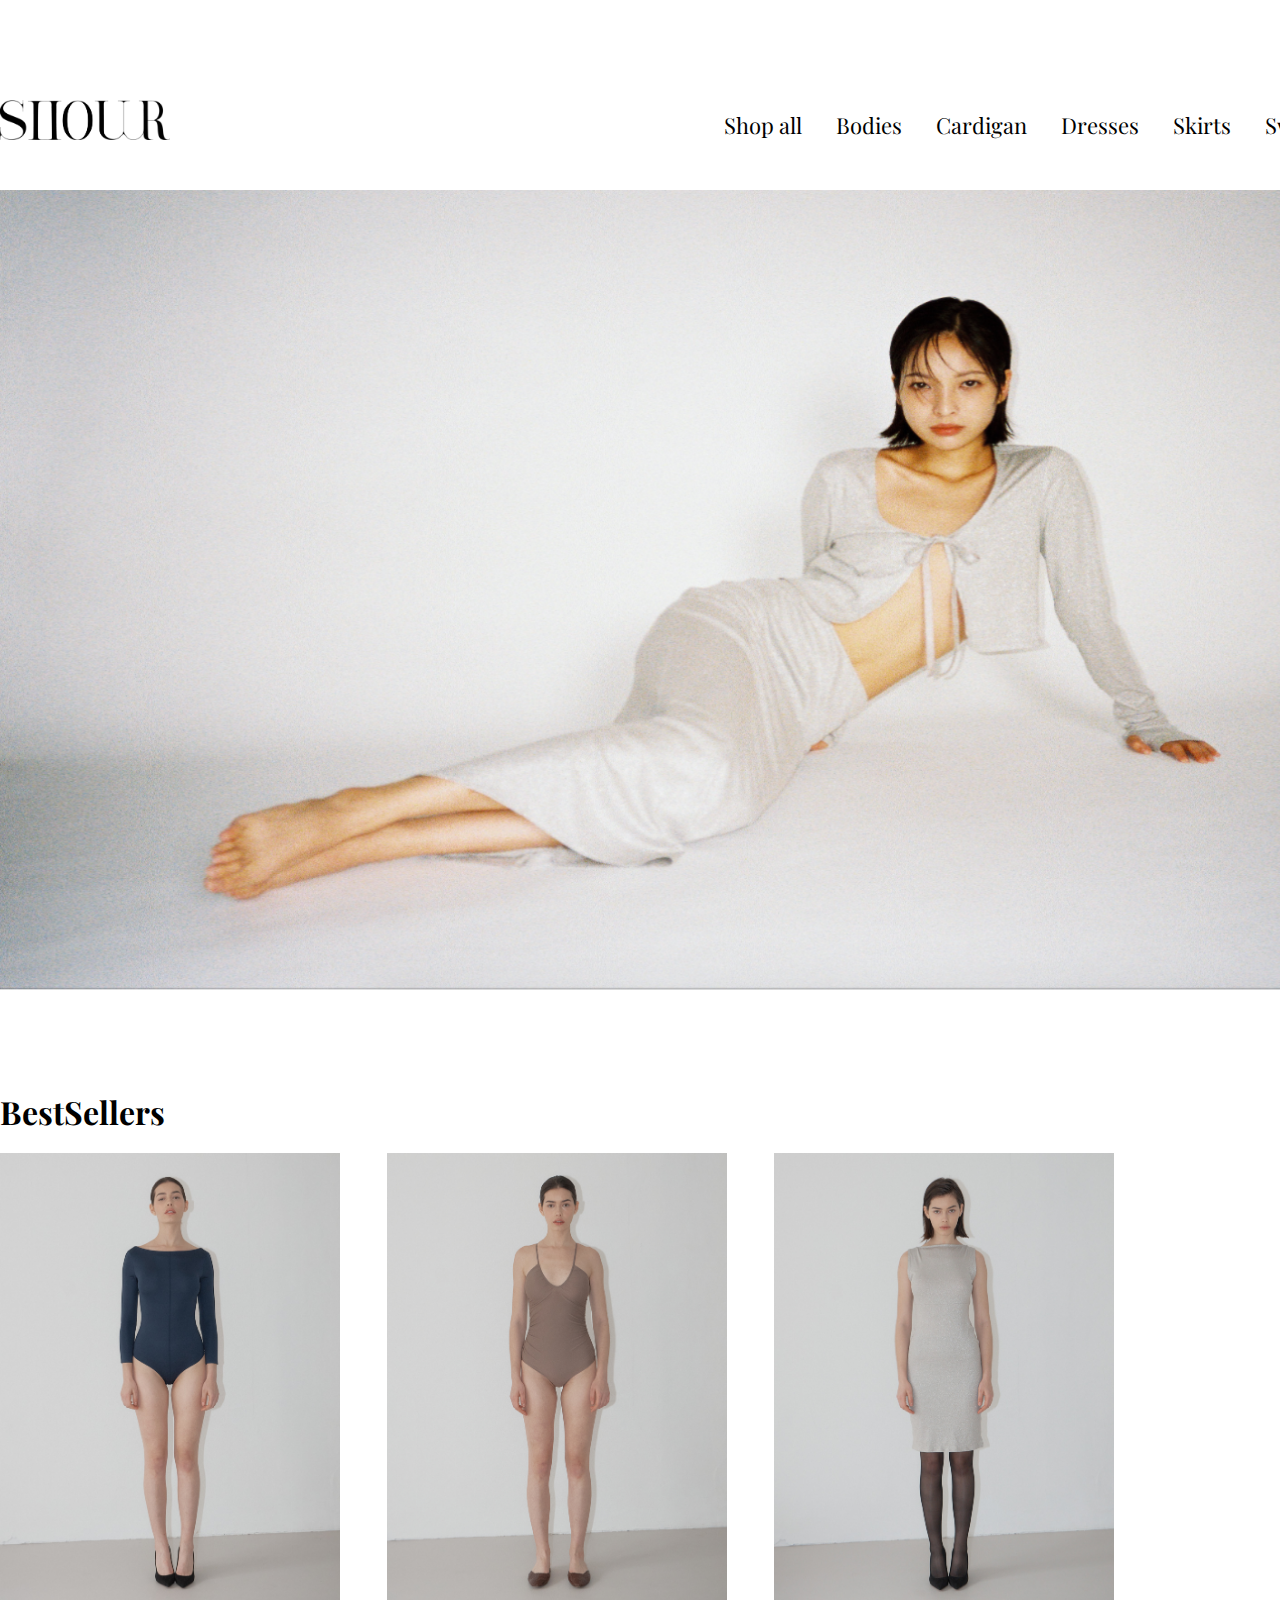
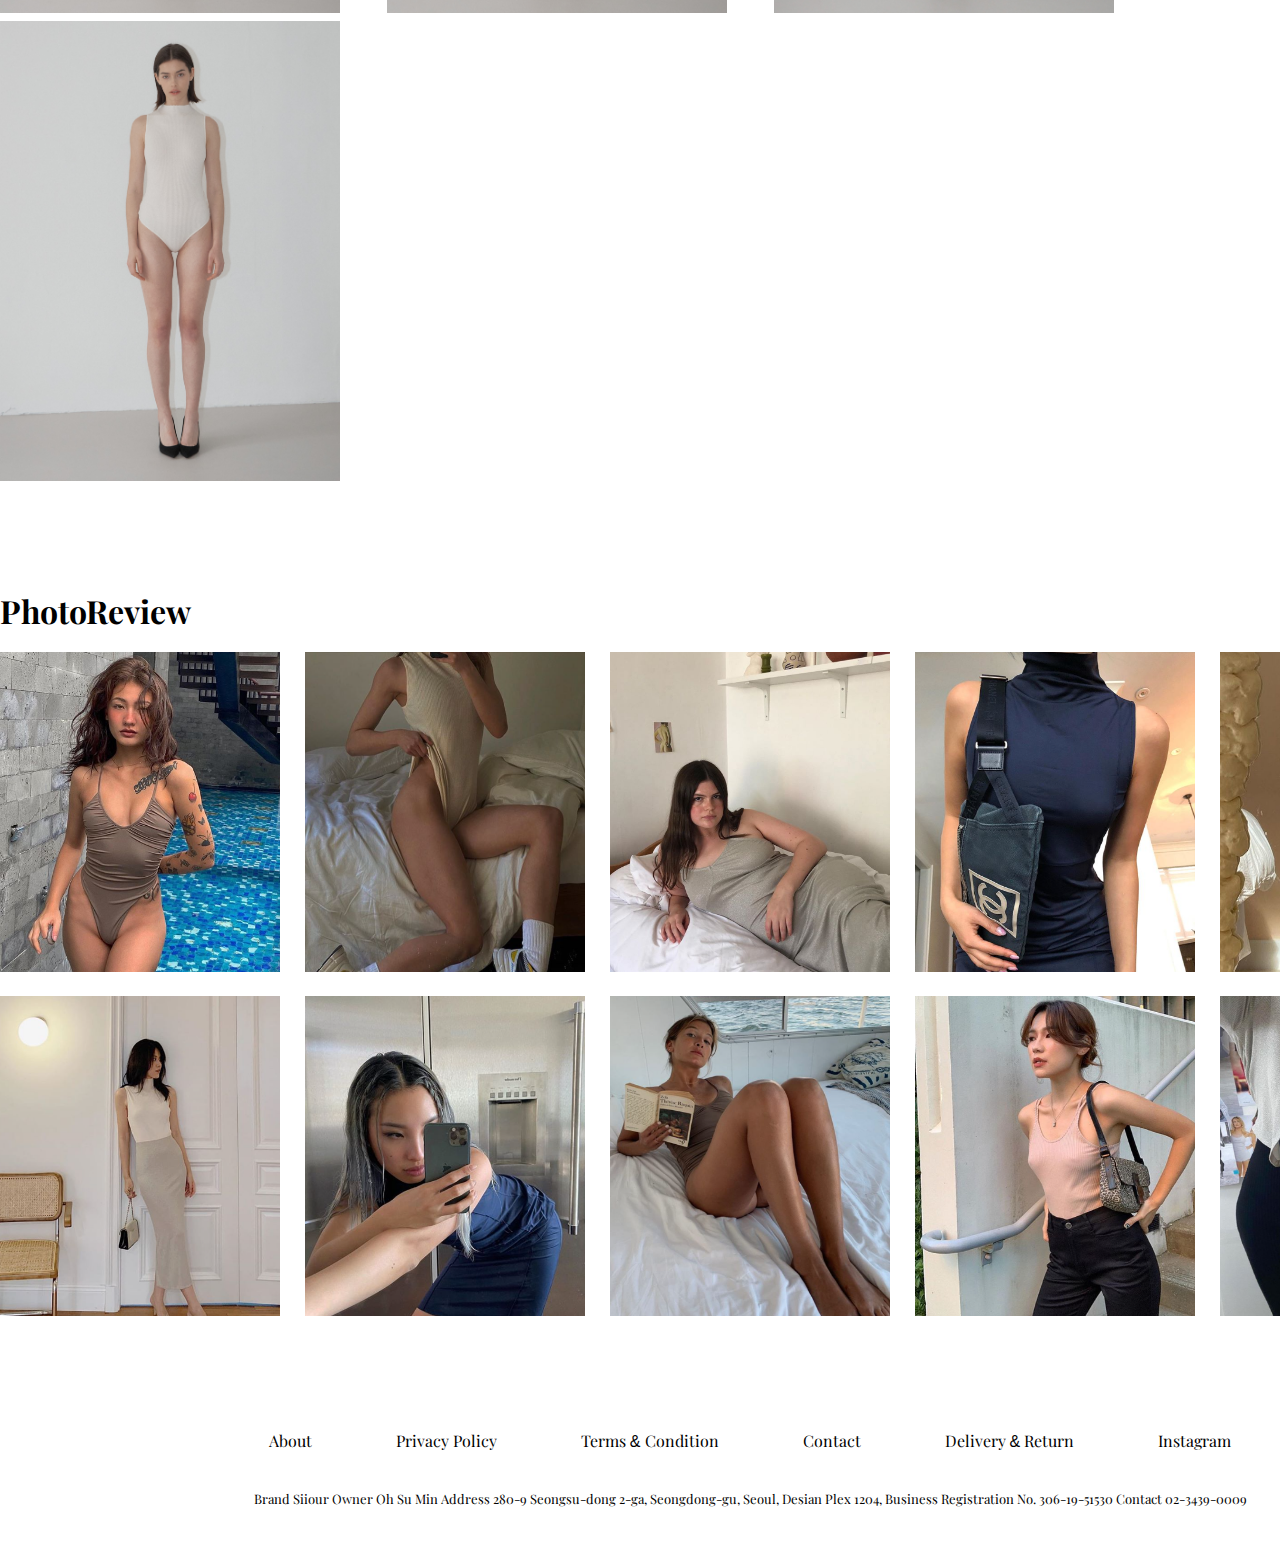
<file: index.html>
<!DOCTYPE html>
<html lang="ko">

<head>
    <meta charset="UTF-8">
    <script src="https://code.jquery.com/jquery-3.3.1.min.js"></script>
    <link rel="shortcut icon" href="/favicon.ico" type="image/x-icon">
    <link rel="icon" href="/favicon.ico" type="image/x-icon">
    <link href="https://fonts.googleapis.com/css2?family=Playfair+Display:wght@600&display=swap" rel="stylesheet">
    <title>Siiour</title>
    <style>
                *{
            margin: 0;
            padding: 0;
            font-family: 'Playfair Display', serif;
        }
        span{
            font-family:'Apple SD Gothic Neo',arial,sans-serif;
        }
        a:link,a:visited,a{
            color: black;/*글씨색*/
            text-decoration: none;
        }
        ul,li{
            list-style: none;
        }
        body{
            min-width: 1500px;
            margin: 0 auto;
        }
        header{
            width: 1500px;
            height: 140px;
            margin: 0 auto;
        }
        .logo{
            width:170px;
            height: 40px;
            margin-top: 100px ;
            float: left; /*정렬:왼쪽*/
        }
        .logo img{
            width: 170px;
            height: 40px;
        }
        nav{
            height: 40px;
            margin-top: 110px;
            float: right;
        }
        nav ul{
            list-style: none;;
        }
        nav li{
            margin: 0 15px;
            display: inline-block;/*inline-block 크기지정이 가능한 정렬방식*/
        }
        nav a{
            font-size: 22px;
        }
        .main{
            position: relative;
            width: 1500px;
            height: 800px;
            margin:50px auto 100px;
            padding:0;
            overflow: hidden;
        }
        .main img{
            width: 1500px;
            height: 800px;
        }
        .main ul{
            position: absolute;
            margin: 0px;
            padding: 0px;
            list-style: none;
        }
        .main li{
            float: left;
            width: 1500px;
            height: 800px;
            margin:0;
            padding:0;
        }
        .BestSellers{
            width: 1500px;
            margin: 0 auto;
        }
        .BestSellers img{
            width: 340px;
            height: 460px;
        }
        .BestSellers h1{
            margin-bottom: 20px;
        }
        .BestSellers li{
            display: inline-block;
            margin-right: 42.8px;
            overflow: hidden;
            position: relative;
        }
        .BestSellers li:nth-child(4){
            margin-right: 0;
        }
        .BestSellers .caption{
            position:absolute;
            top: 460px;
            width: 340px;
            height: 460px;
            padding-top: 50px;
            background:rgba(88, 85, 85, 0.651);
            opacity: 0;
            transition: all 0.4s ease-in-out;
            z-index: 2999;
        }
        .BestSellers li:hover .caption{
            opacity: 1;
            transform: translateY(-180px);
        }
        .BestSellers .caption h3{
            color: white;
            text-align: center;
        }
        .BestSellers .caption p{
            color:white;
            text-align: center;
            font-size: 14px;
        }
        .caption {
            position:absolute;

        }
        .Review{
            width: 1500px;
            margin: 0 auto;
        }
        .Review img{
            width: 280px;
            height: 320px;
        }
        .Review h1{
            margin-top:100px;
            margin-bottom: 0px;
        }
        .Review li{
            display:inline-block;
            margin: 20px 10.5px 0;
        }
        .Review li:nth-child(1){
            margin-left: 0;
        }
        .Review li:nth-child(5){
            margin-right: 0;
        }
        .Review li:nth-child(6){
            margin-left: 0;
        }
        .Review li:nth-child(10){
            margin-right: 0;
        }
        
        footer{
            text-align: center;
            margin: 70px 0 50px;
        }

        footer p{
            font-size: 13px;
        } 
        .bottom{
            min-width: 1200px;
            height: 100px;
            
        }
        .bottom li{
            display: inline-block;
            margin: 40px;
        }
      
    </style>
</head>
<body>
    <header>
        <div class="logo">
            <a href="index.html">
            <img src="img/SIIOUR.jpg" alt="logo">
            </a>
        </div>
        <nav>
            <ul>
                <li>
                    <a href="list_shopall.html">Shop all</a>
                </li>
                <li>
                    <a href="list_bodies.html">Bodies</a>
                </li>
                <li>
                    <a href="list_cardigan.html">Cardigan</a>
                </li>
                <li>
                    <a href="list_dresses.html">Dresses</a>
                </li>
                <li>
                    <a href="list_skirts.html">Skirts</a>
                </li>
                <li>
                    <a href="list_swimwear.html">Swimwear</a>
                </li>
                <li>
                    <a href="list_account.html">Account</a>
                </li>

            </ul>
        </nav>
    </header>

    <div class="main">
        <ul>
            <li>
                <img src="img/main1.png">
            </li>
            <li>
                <img src="img/main2.png">
            </li>
            <li>
                <img src="img/main3.png">
            </li>
        </ul>
    </div>

    <div class="BestSellers">
       <h1>BestSellers</h1>
       <ul>
           <li>
               <a href="https://siiour.com/product/ballet-bodysuit/18/category/25/display/1/">
                   <img src="img/best1.png">
                   <div class ="caption"> <!--caption 효과 : 정해놓은 영역에서 벗어나 있다가 특정 이벤트 실행 시 나타남-->
                    <!--Text를 넣을때 사용하는 태그 h1 h2와 같은 개념--> 
                    <h3>Ballet Bodysuit</h3>
                       <p>price: KRW 198,000</p> 
                     
                 </div>
               </a>
           </li>
           <li>
            <a href="https://siiour.com/product/exclusive-proprio-swimsuit-vintage-brown/24/category/42/display/1/">
                <img src="img/best2.png">
                <div class ="caption"> <!--caption 효과 : 정해놓은 영역에서 벗어나 있다가 특정 이벤트 실행 시 나타남-->
                    <!--Text를 넣을때 사용하는 태그 h1 h2와 같은 개념--> 
                    <h3>Proprio Swimsuit (Vintage brown)</h3>
                        <p>price: KRW 180,000</p>
                 </div>
            </a>
        </li>
        <li>
            <a href="https://siiour.com/product/viscose-brigitte-dress/13/category/26/display/1/">
                <img src="img/best3.png">
                <div class ="caption"> <!--caption 효과 : 정해놓은 영역에서 벗어나 있다가 특정 이벤트 실행 시 나타남-->
                    <!--Text를 넣을때 사용하는 태그 h1 h2와 같은 개념--> 
                    <h3>Viscose Brigitte dress</h3>
                        <p>price: KRW 251,000</p>
                     
                 </div>
            </a>
        </li>
        <li>
            <a href="https://siiour.com/product/cotton-kate-bodysuit/21/category/25/display/1/">
                <img src="img/best4.png">
                <div class ="caption"> <!--caption 효과 : 정해놓은 영역에서 벗어나 있다가 특정 이벤트 실행 시 나타남-->
                    <!--Text를 넣을때 사용하는 태그 h1 h2와 같은 개념--> 
                    <h3>Cotton Kate bodysuit</h3>
                        <p>price: KRW 125,000</p>
                       
                 </div>
            </a>
        </li>
       </ul>
    </div>

    <div class="Review">
        <h1>PhotoReview</h1>
        <ul>
            <li>
                <a href="#">
                    <img src="img/swimwear review1.PNG">
                </a>
            </li>
            <li>
                <a href="#">
                    <img src="img/review2.PNG">
                </a>
            </li>
            <li>
                <a href="#">
                    <img src="img/dress review3.PNG">
                </a>
            </li>
            <li>
                <a href="#">
                    <img src="img/review4.PNG">
                </a>
            </li>
            <li>
                <a href="#">
                    <img src="img/ivory bodysuit review5.PNG">
                </a>
            </li>
            <li>
                <a href="#">
                    <img src="img/review6.PNG">
                </a>
            </li>
            <li>
                <a href="#">
                    <img src="img/review7.PNG">
                </a>
            </li>
            <li>
                <a href="#">
                    <img src="img/review8.PNG">
                </a>
            </li>
            <li>
                <a href="#">
                    <img src="img/review9.PNG">
                </a>
            </li>
            <li>
                <a href="#">
                    <img src="img/review10.PNG">
                </a>
            </li>
        </ul>
    </div>

    <footer>
        <div class="bottom">
            <ul>
                <li>
                    <a href="#">About</a>
                </li>
                <li>
                    <a href="#"> Privacy Policy </a>
                </li>
                <li>
                    <a href="#"> Terms <span>&</span> Condition </a>
                </li>
                <li>
                    <a href="#"> Contact </a>
                </li>
                <li>
                    <a href="#"> Delivery <span>&</span> Return </a>
                </li>
                <li>
                    <a href="#"> Instagram </a>
                </li>
            </ul>
        </div>
        <p>Brand Siiour Owner Oh Su Min Address 280-9 Seongsu-dong 2-ga, Seongdong-gu, Seoul, Desian Plex 1204, Business Registration No. 306-19-51530 Contact 02-3439-0009</p>
    </footer>
    <script>
        $(document).ready(function() {
      var $banner = $(".main").find("ul");

      var $bannerWidth = $banner.children().outerWidth();//이미지의 폭
      var $bannerHeight = $banner.children().outerHeight(); // 높이
      var $length = $banner.children().length;//이미지의 갯수
      var rollingId;

      //정해진 초마다 함수 실행
      rollingId = setInterval(function() { rollingStart(); }, 3000);//다음 이미지로 롤링 애니메이션 할 시간차
    
      function rollingStart() {
         $banner.css("width", $bannerWidth * $length + "px");
         $banner.css("height", $bannerHeight + "px");
         //alert(bannerHeight);
         //배너의 좌측 위치를 옮겨 준다.
         $banner.animate({left: - $bannerWidth + "px"}, 1500, function() { //숫자는 롤링 진행되는 시간이다.
            //첫번째 이미지를 마지막 끝에 복사(이동이 아니라 복사)해서 추가한다.
            $(this).append("<li>" + $(this).find("li:first").html() + "</li>");
            //뒤로 복사된 첫번재 이미지는 필요 없으니 삭제한다.
            $(this).find("li:first").remove();
            //다음 움직임을 위해서 배너 좌측의 위치값을 초기화 한다.
            $(this).css("left", 0);
            //이 과정을 반복하면서 계속 롤링하는 배너를 만들 수 있다.
         });
      }
   }); 
    </script>
</body>
</html>
</file>
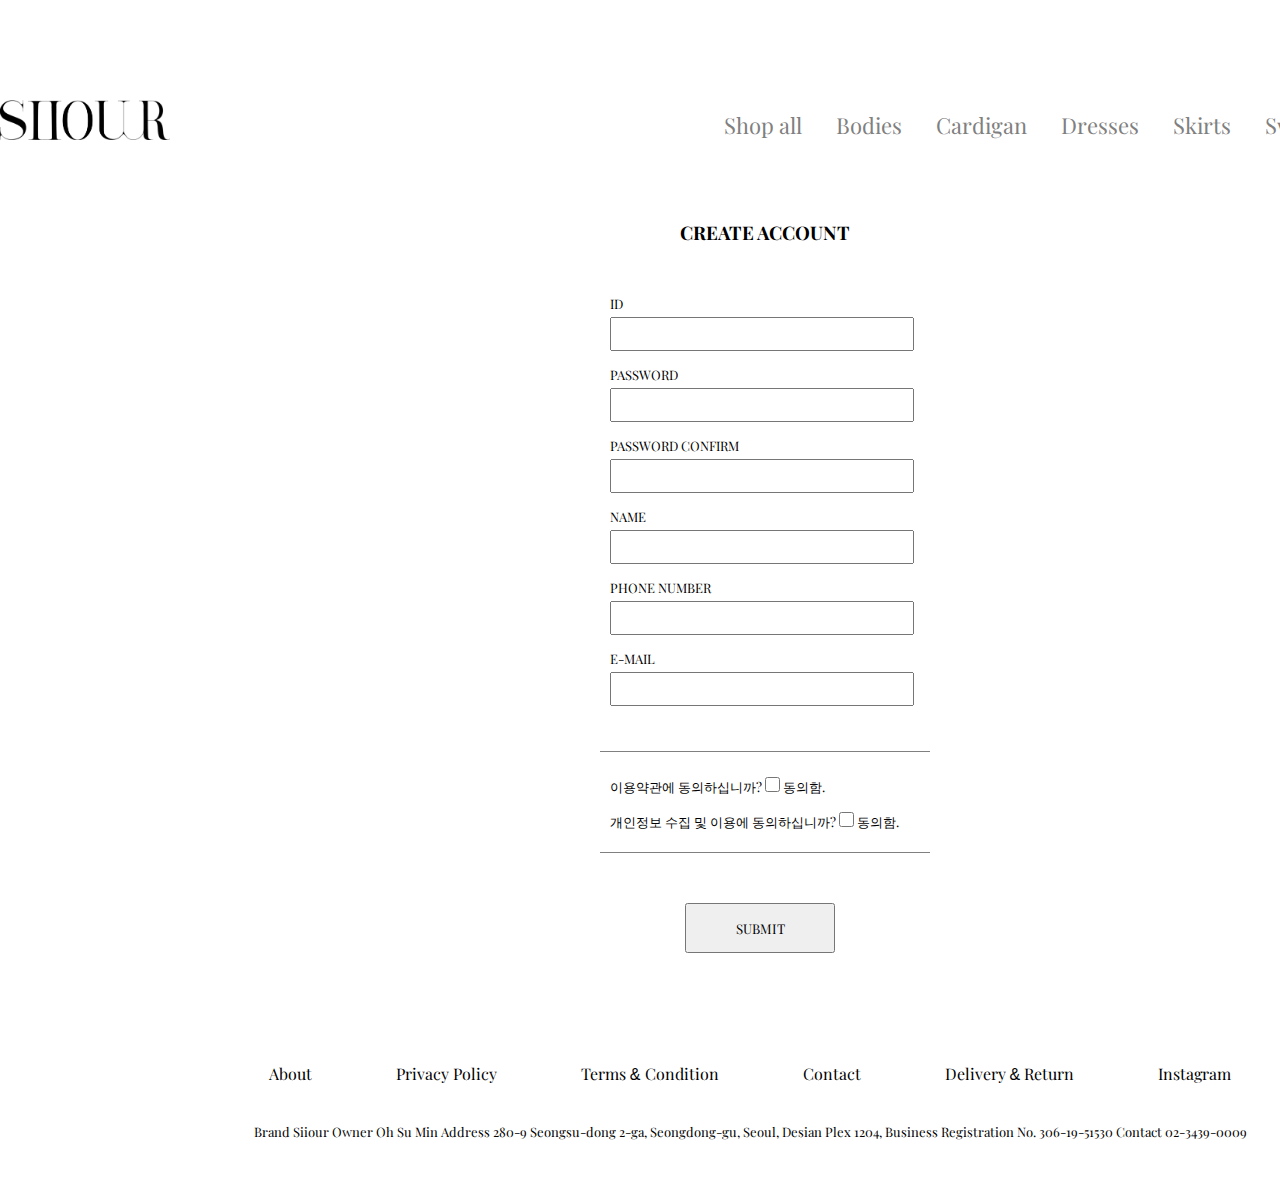
<file: create_a.html>
<!DOCTYPE html>
<html lang="ko">
<head>
    <meta charset="UTF-8">
    <link href="https://fonts.googleapis.com/css2?family=Playfair+Display:wght@600&display=swap" rel="stylesheet">
    <link rel="stylesheet" href="head_foot.css">
    <title>create account</title>
</head>
    <style>
    .create_a{
        position: relative;
        width: 700px;
        margin:50px auto;
        overflow: hidden;
    }
    h3{
        text-align: center;
        margin-bottom: 50px;
    }
    .create_a ul{
        margin-left: 200px;
        border-bottom: 1px solid grey;
        padding: 30px 0;
        width: 330px;
    }
    
    .create_a li{
        display: block; /* li안의 내용을 세로 정렬 */
        margin: 10px;
        overflow: hidden;
        position: relative;
        font-size: 13px;
    }
    .create_a input{
        width: 300px;
        height: 30px;
        margin: 5px auto;
    }
    .agreement input{
        width: 15px;
        height: 15px;
    }
    .agreement ul{
        padding: 10px 0;
    }
    button{
        
        width: 150px;
        height: 50px;
        margin: 50px 0px 0px 285px;
        
    }
     </style>

<body>
   <header>
    <div class="logo">
        <a href="index.html">
        <img src="img/SIIOUR.jpg" alt="logo">
        </a>
    </div>
    <nav>
        <ul>
            <li>
                <a href="list_shopall.html">Shop all</a>
            </li>
            <li>
                <a href="list_bodies.html">Bodies</a>
            </li>
            <li>
                <a href="list_cardigan.html">Cardigan</a>
            </li>
            <li>
                <a href="list_dresses.html">Dresses</a>
            </li>
            <li>
                <a href="list_skirts.html">Skirts</a>
            </li>
            <li>
                <a href="list_swimwear.html">Swimwear</a>
            </li>
            <li>
                <a href="list_account.html">Account</a>
            </li>

        </ul>
    </nav>
   </header>

   <div class="create_a">
       <ul>
           <h3>CREATE ACCOUNT</h3>
           <li>
               <label for="id">ID</label><br>
               <input type="text" id="id">
           </li>
            <li>
            <label for="pw">PASSWORD</label><br>
            <input type="password" id="pw">
        </li>
        <li>
            <label for="pwc">PASSWORD CONFIRM</label><br>
            <input type="password" id="pwc">
        </li>
        <li>
            <label for="name">NAME</label><br>
            <input type="text" id="name">
        </li>
        <li>
            <label for="phone">PHONE NUMBER</label><br>
            <input type="tel" id="phone">
        </li>
        <li>
            <label for="email">E-MAIL</label><br>
            <input type="email" id="email">
        </li>
       </ul>
        <div class="agreement">
            <ul>
                <li>
                이용약관에 동의하십니까?
                    <input type="checkbox">
                동의함.  
                </li>
                <li>
                개인정보 수집 및 이용에 동의하십니까?
                    <input type="checkbox">
                동의함.  
                </li>
            </ul>
            <button type="submit">SUBMIT</button>
        </div>
     </div>

  

   <footer>
    <div class="bottom">
        <ul>
            <li>
                <a href="#">About</a>
            </li>
            <li>
                <a href="#"> Privacy Policy </a>
            </li>
            <li>
                <a href="#"> Terms <span>&</span> Condition </a>
            </li>
            <li>
                <a href="#"> Contact </a>
            </li>
            <li>
                <a href="#"> Delivery <span>&</span> Return </a>
            </li>
            <li>
                <a href="#"> Instagram </a>
            </li>
        </ul>
    </div>
    <p>Brand Siiour Owner Oh Su Min Address 280-9 Seongsu-dong 2-ga, Seongdong-gu, Seoul, Desian Plex 1204, Business Registration No. 306-19-51530 Contact 02-3439-0009</p>
   </footer> 
</body>
</html>
</file>
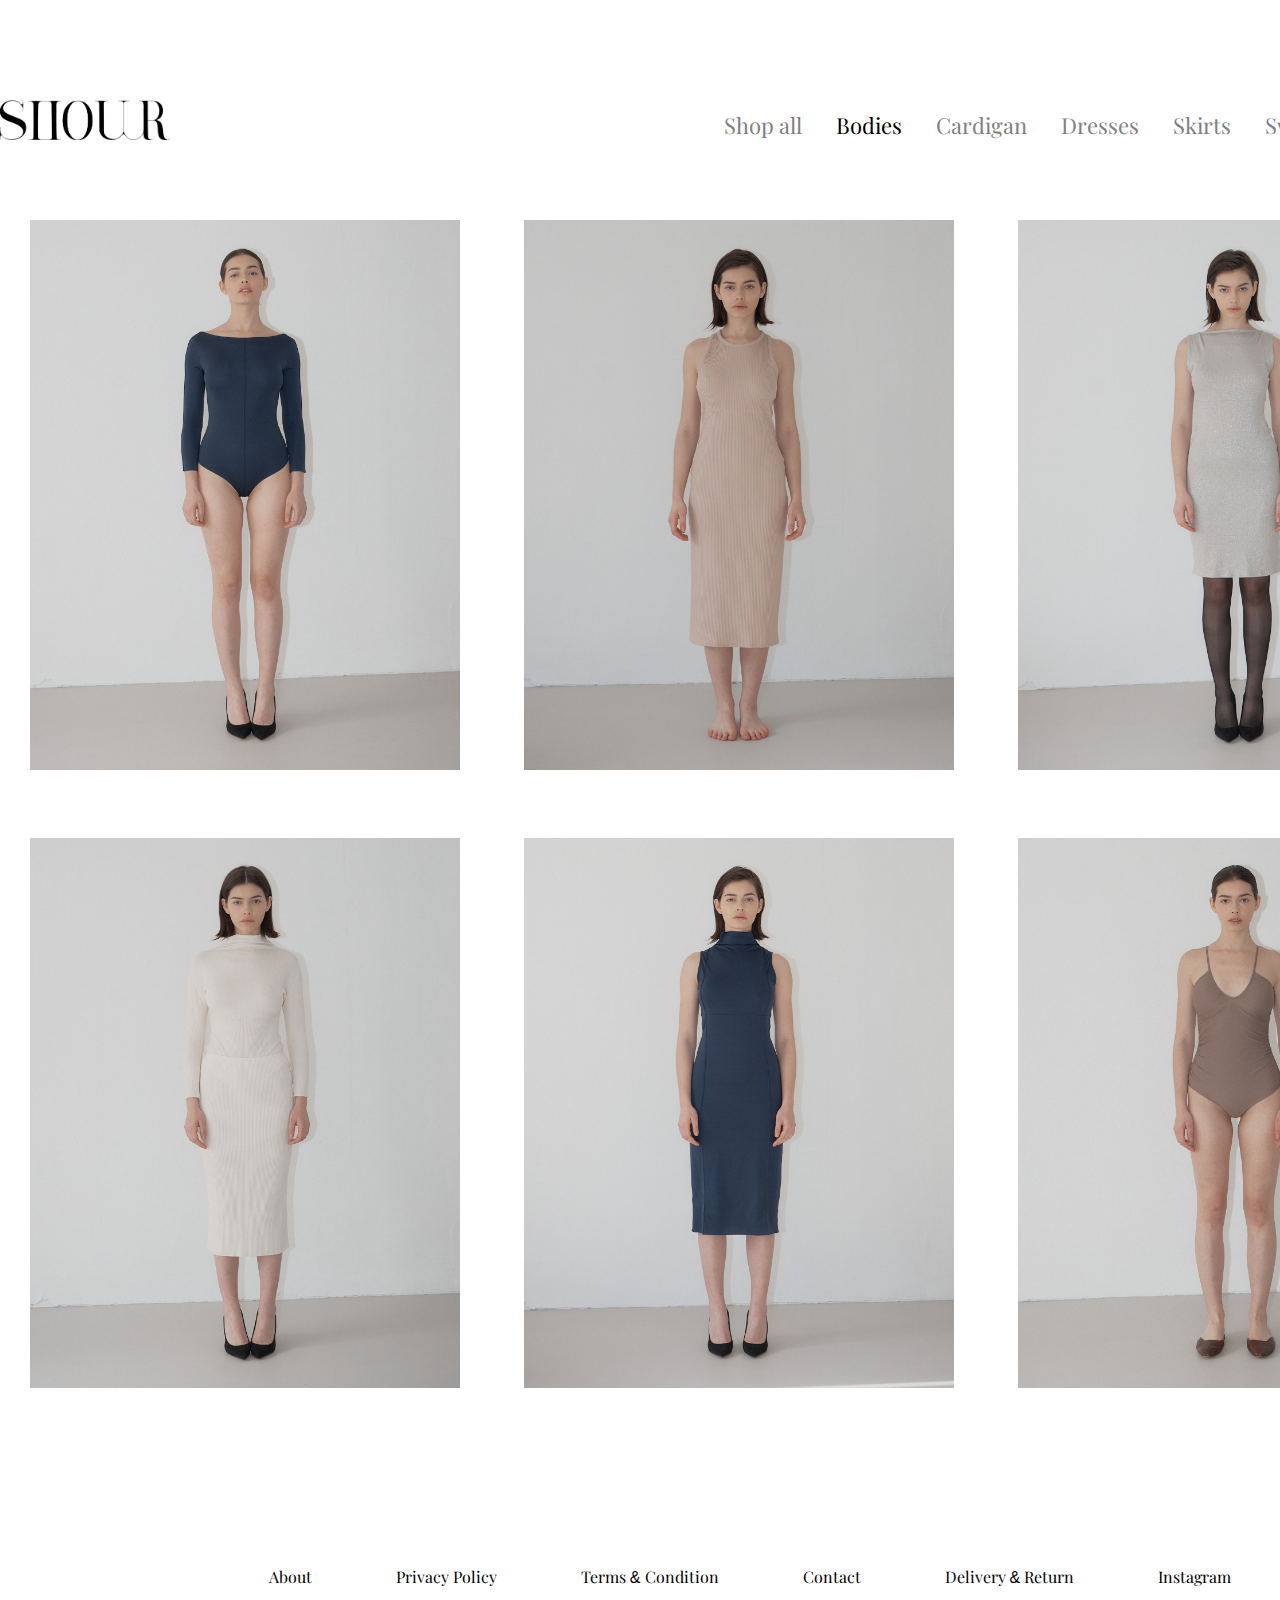
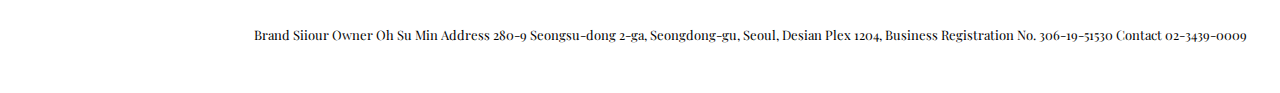
<file: list_bodies.html>
<!DOCTYPE html>
<html lang="ko">
<head>
    <meta charset="UTF-8">
    <link href="https://fonts.googleapis.com/css2?family=Playfair+Display:wght@600&display=swap" rel="stylesheet">
    <link rel="stylesheet" href="head_foot.css">
    <title>List</title>
    <style>
        .List{
            position: relative;
            width: 1500px;
            margin:50px auto 100px;
            padding:0;
            overflow: hidden;
        }
        .List img{
            width: 430px;
            height: 550px;
        }
        .List ul{
            width: 1500px;
        }
        .List li{
            display: inline-block;
            margin: 30px;
            overflow: hidden;
            position: relative;
        }
        .List .caption{
            position: absolute;
            top: 550px;
            width: 430px;
            height: 550px;
            padding-top: 50px;
            background: rgba(88,85,85, 0.651);
            opacity: 0; /*불투명도*/
            transition: all 0.4s ease-in-out;
            z-index: 3000;
        }
        .List li:hover .caption{
            opacity: 1;
            transform: translateY(-250px);
        }
        .List .caption h3{
            color: white;
            text-align: center;
        }
        .List .caption p{
            color: white;
            text-align: center;
            font-size: 14px;
            margin-top: 10px;
        }
        .caption{
            position: absolute;
        }
        .menu{
            color:black !important;
        }
    </style>
</head>
<body>
    <header>
        <div class="logo">
            <a href="index.html">
            <img src="img/SIIOUR.jpg" alt="logo">
            </a>
        </div>
        <nav>
            <ul>
                <li>
                    <a href="list_shopall.html">Shop all</a>
                </li>
                <li>
                    <a href="list_bodies.html" class="menu">Bodies</a>
                </li>
                <li>
                    <a href="list_cardigan.html">Cardigan</a>
                </li>
                <li>
                    <a href="list_dresses.html">Dresses</a>
                </li>
                <li>
                    <a href="list_skirts.html">Skirts</a>
                </li>
                <li>
                    <a href="list_swimwear.html">Swimwear</a>
                </li>
                <li>
                    <a href="list_account.html">Account</a>
                </li>

            </ul>
        </nav>
    </header>

    <div class="List">
        <ul>
            <li>
                <a href="view.html">
                <img src="img/best1.png">
                <div class="caption">
                    <h3>Ballet Bodysuit</h3>
                       <p>price: KRW 198,000</p> 
                </div>
                </a>
            </li>
            <li>
                <a href="view.html">
                <img src="img/Tank_dress.png">
                <div class="caption">
                    <h3>Tank dress</h3>
                       <p>price: KRW 245,000</p>
                </div>
                </a>
            </li>
            <li>
                <a href="view.html">
                <img src="img/best3.png">
                <div class="caption">
                    <h3>Viscose Brigitte dress</h3>
                       <p>price: KRW 251,000</p>
                </div>
                </a>
            </li>
            <li>
                <a href="view.html">
                <img src="img/Cotton_Dalston_Skirt.png">
                <div class="caption">
                    <h3>Cotton Dalston Skirt</h3>
                       <p>price: KRW 135,000</p>
                </div>
                </a>
            </li>
            <li>
                <a href="view.html">
                <img src="img/Fatale_dress.png">
                <div class="caption">
                    <h3>Fatale dress</h3>
                    <p>price: KRW 302,000</p>
                </div>
                </a>
            </li>
            <li>
                <a href="view.html">
                <img src="img/Swimwear.png">
                <div class="caption">
                    <h3>Proprio Swimsuit (Vintage brown)</h3>
                    <p>KRW 180,000</p>
                </div>
                </a>
            </li>
        </ul>
    </div>

    <footer>
        <div class="bottom">
            <ul>
                <li>
                    <a href="#">About</a>
                </li>
                <li>
                    <a href="#"> Privacy Policy </a>
                </li>
                <li>
                    <a href="#"> Terms <span>&</span> Condition </a>
                </li>
                <li>
                    <a href="#"> Contact </a>
                </li>
                <li>
                    <a href="#"> Delivery <span>&</span> Return </a>
                </li>
                <li>
                    <a href="https://www.instagram.com/accounts/login/?next=/siiourofficial/"> Instagram </a>
                </li>
            </ul>
        </div>
        <p>Brand Siiour Owner Oh Su Min Address 280-9 Seongsu-dong 2-ga, Seongdong-gu, Seoul, Desian Plex 1204, Business Registration No. 306-19-51530 Contact 02-3439-0009</p>
    </footer>
    </footer>
</body>
</html>
</file>
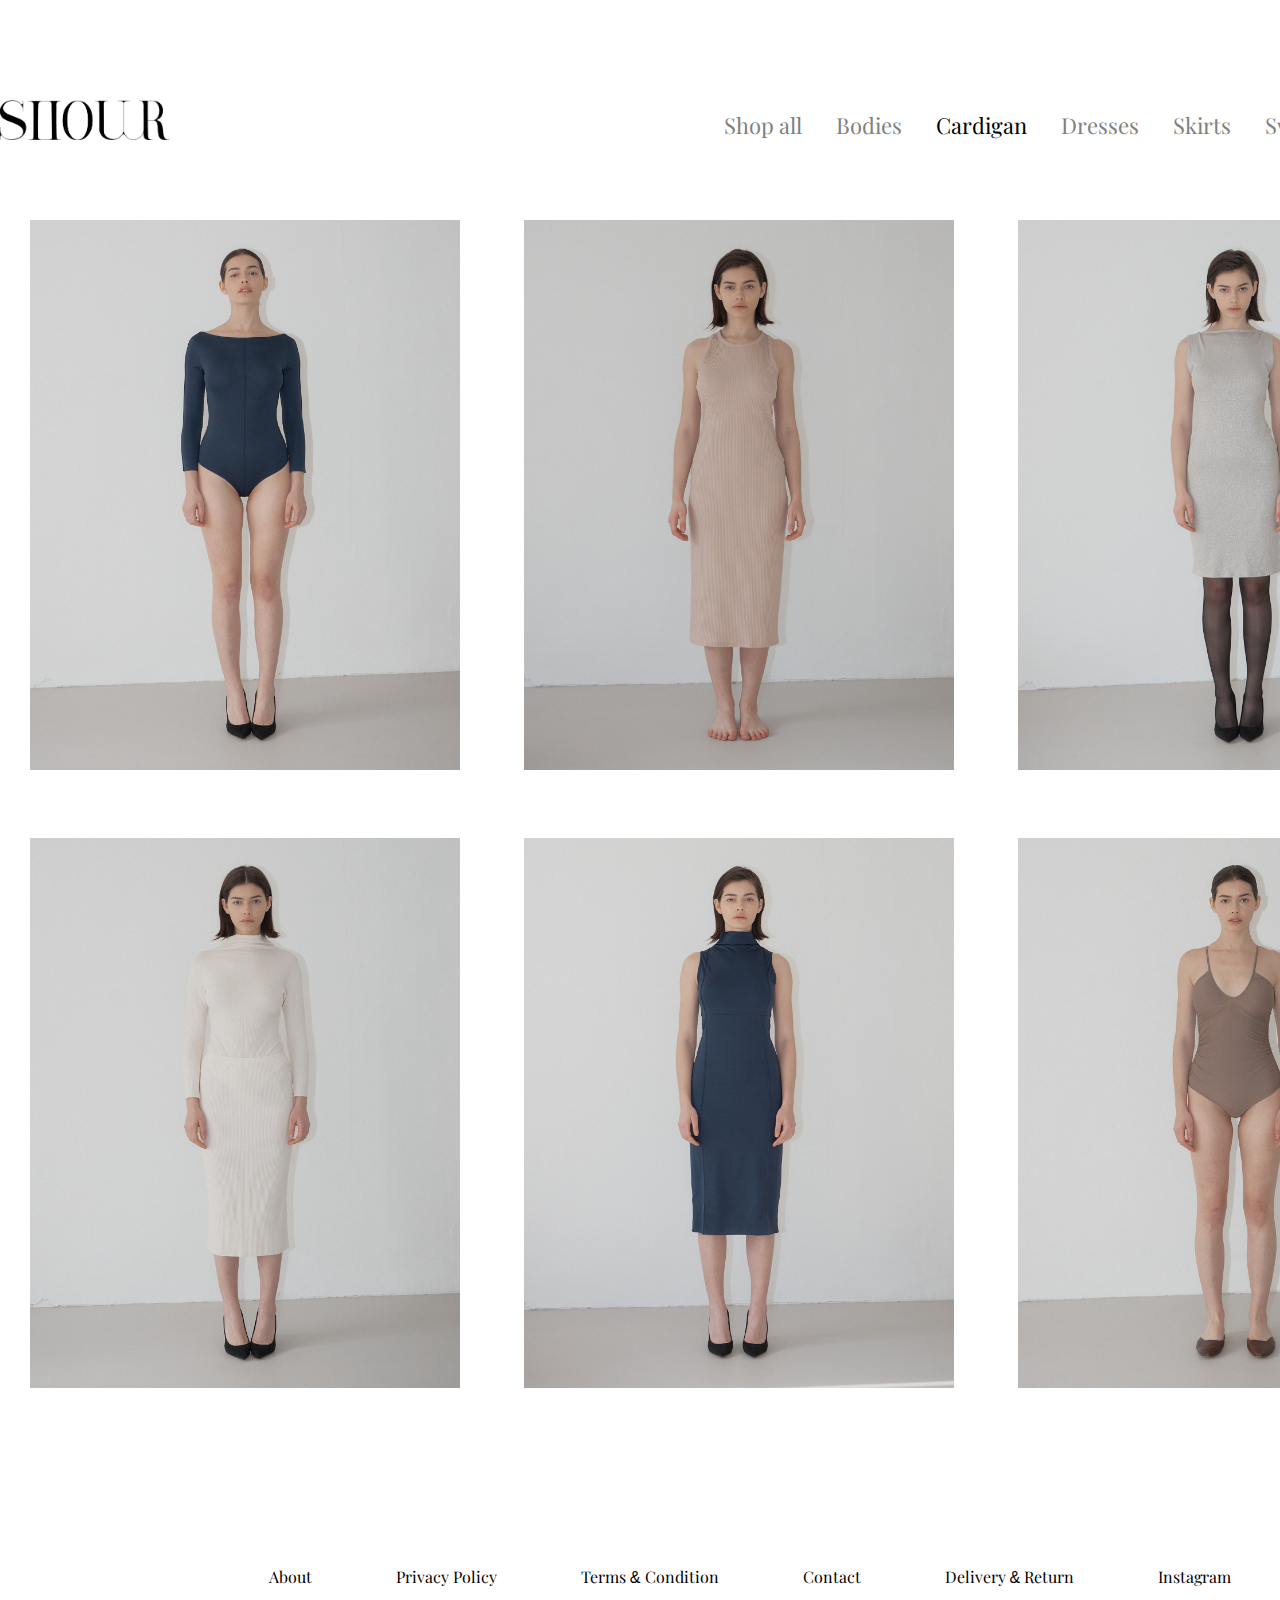
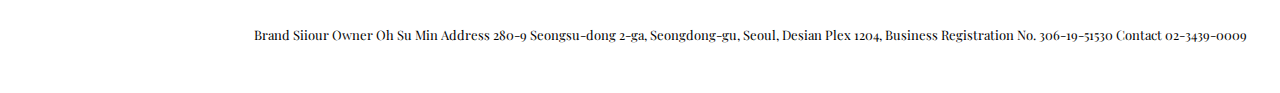
<file: list_cardigan.html>
<!DOCTYPE html>
<html lang="ko">
<head>
    <meta charset="UTF-8">
    <link href="https://fonts.googleapis.com/css2?family=Playfair+Display:wght@600&display=swap" rel="stylesheet">
    <link rel="stylesheet" href="head_foot.css">
    <title>List</title>
    <style>
        .List{
            position: relative;
            width: 1500px;
            margin:50px auto 100px;
            padding:0;
            overflow: hidden;
        }
        .List img{
            width: 430px;
            height: 550px;
        }
        .List ul{
            width: 1500px;
        }
        .List li{
            display: inline-block;
            margin: 30px;
            overflow: hidden;
            position: relative;
        }
        .List .caption{
            position: absolute;
            top: 550px;
            width: 430px;
            height: 550px;
            padding-top: 50px;
            background: rgba(88,85,85, 0.651);
            opacity: 0; /*불투명도*/
            transition: all 0.4s ease-in-out;
            z-index: 3000;
        }
        .List li:hover .caption{
            opacity: 1;
            transform: translateY(-250px);
        }
        .List .caption h3{
            color: white;
            text-align: center;
        }
        .List .caption p{
            color: white;
            text-align: center;
            font-size: 14px;
            margin-top: 10px;
        }
        .caption{
            position: absolute;
        }
    </style>
</head>
<body>
    <header>
        <div class="logo">
            <a href="index.html">
            <img src="img/SIIOUR.jpg" alt="logo">
            </a>
        </div>
        <nav>
            <ul>
                <li>
                    <a href="list_shopall.html">Shop all</a>
                </li>
                <li>
                    <a href="list_bodies.html">Bodies</a>
                </li>
                <li>
                    <a href="list_cardigan.html" class="menu">Cardigan</a>
                </li>
                <li>
                    <a href="list_dresses.html">Dresses</a>
                </li>
                <li>
                    <a href="list_skirts.html">Skirts</a>
                </li>
                <li>
                    <a href="list_swimwear.html">Swimwear</a>
                </li>
                <li>
                    <a href="list_account.html">Account</a>
                </li>

            </ul>
        </nav>
    </header>

    <div class="List">
        <ul>
            <li>
                <a href="view.html">
                <img src="img/best1.png">
                <div class="caption">
                    <h3>Ballet Bodysuit</h3>
                       <p>price: KRW 198,000</p> 
                </div>
                </a>
            </li>
            <li>
                <a href="view.html">
                <img src="img/Tank_dress.png">
                <div class="caption">
                    <h3>Tank dress</h3>
                       <p>price: KRW 245,000</p>
                </div>
                </a>
            </li>
            <li>
                <a href="view.html">
                <img src="img/best3.png">
                <div class="caption">
                    <h3>Viscose Brigitte dress</h3>
                       <p>price: KRW 251,000</p>
                </div>
                </a>
            </li>
            <li>
                <a href="view.html">
                <img src="img/Cotton_Dalston_Skirt.png">
                <div class="caption">
                    <h3>Cotton Dalston Skirt</h3>
                       <p>price: KRW 135,000</p>
                </div>
                </a>
            </li>
            <li>
                <a href="view.html">
                <img src="img/Fatale_dress.png">
                <div class="caption">
                    <h3>Fatale dress</h3>
                    <p>price: KRW 302,000</p>
                </div>
                </a>
            </li>
            <li>
                <a href="view.html">
                <img src="img/Swimwear.png">
                <div class="caption">
                    <h3>Proprio Swimsuit (Vintage brown)</h3>
                    <p>KRW 180,000</p>
                </div>
                </a>
            </li>
        </ul>
    </div>

    <footer>
        <div class="bottom">
            <ul>
                <li>
                    <a href="#">About</a>
                </li>
                <li>
                    <a href="#"> Privacy Policy </a>
                </li>
                <li>
                    <a href="#"> Terms <span>&</span> Condition </a>
                </li>
                <li>
                    <a href="#"> Contact </a>
                </li>
                <li>
                    <a href="#"> Delivery <span>&</span> Return </a>
                </li>
                <li>
                    <a href="#"> Instagram </a>
                </li>
            </ul>
        </div>
        <p>Brand Siiour Owner Oh Su Min Address 280-9 Seongsu-dong 2-ga, Seongdong-gu, Seoul, Desian Plex 1204, Business Registration No. 306-19-51530 Contact 02-3439-0009</p>
    </footer>

</body>
</html>
</file>
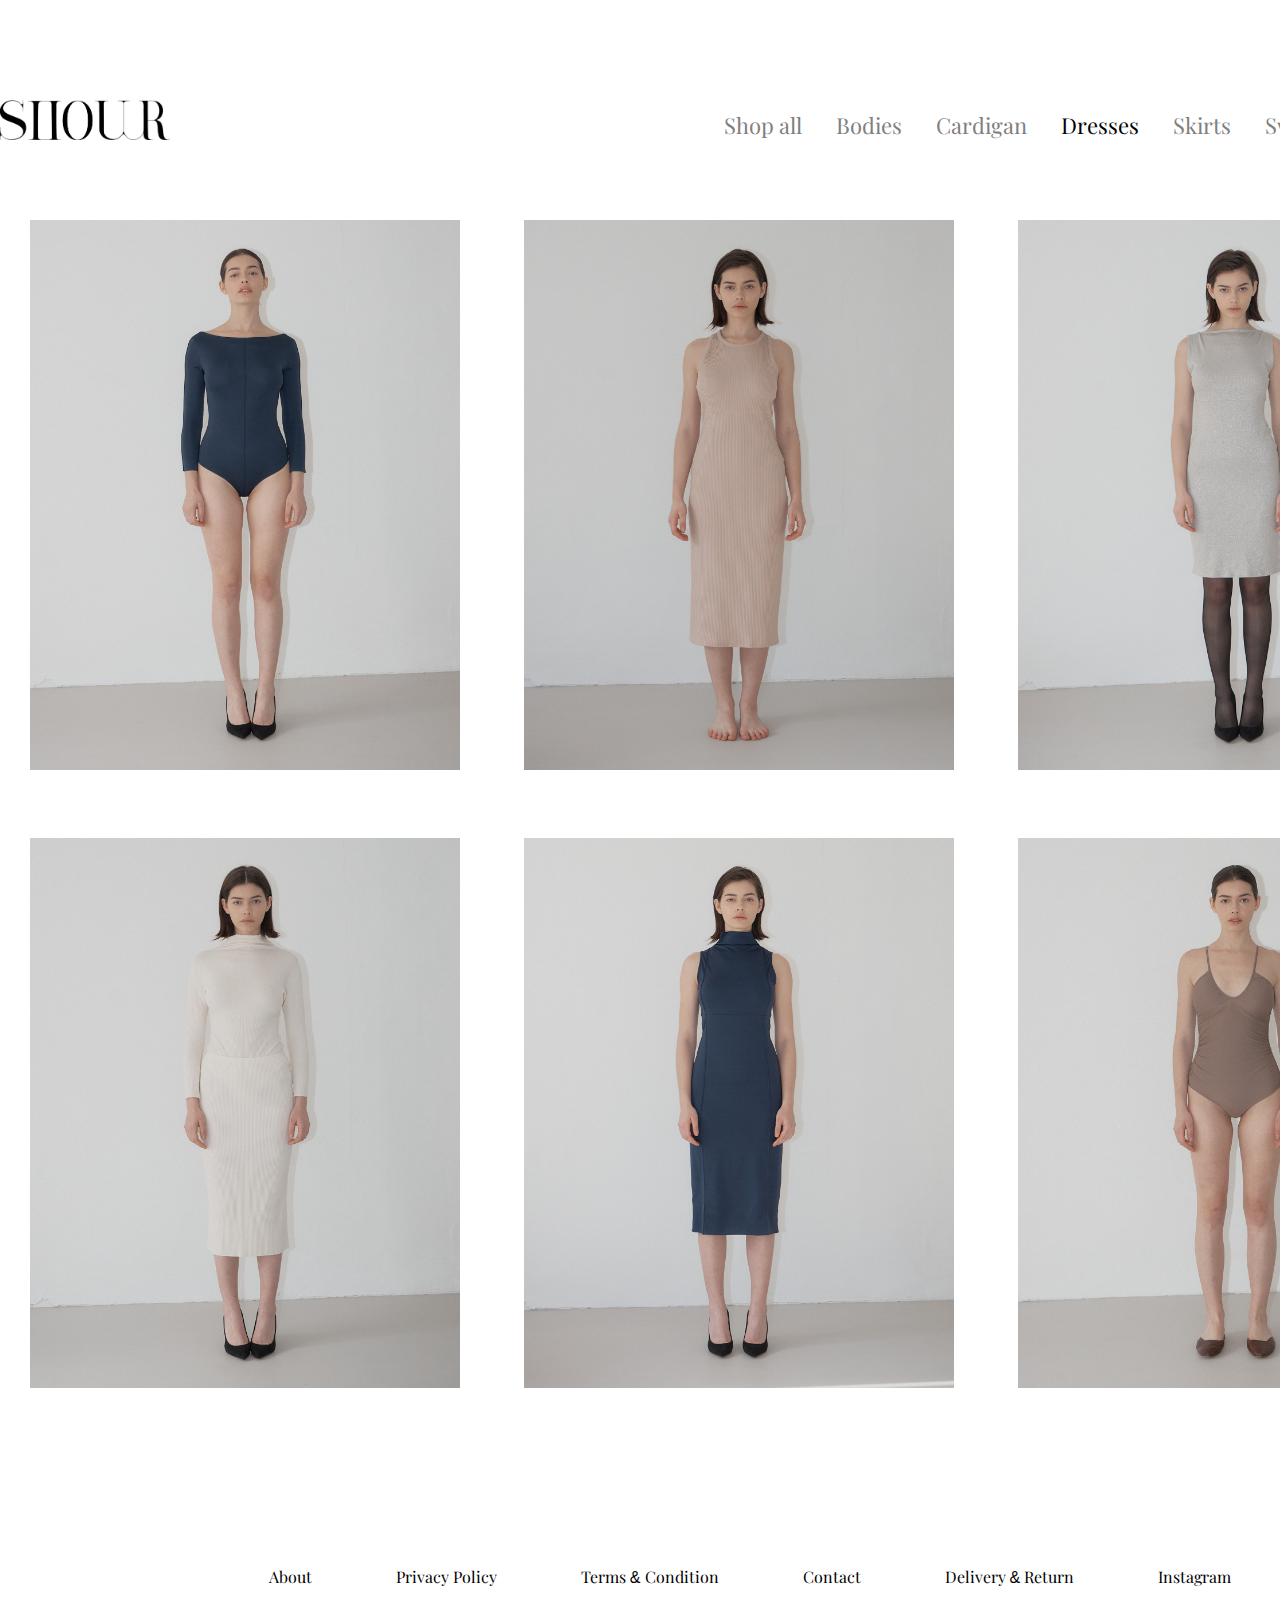
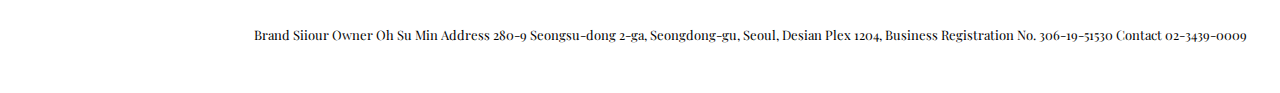
<file: list_dresses.html>
<!DOCTYPE html>
<html lang="ko">
<head>
    <meta charset="UTF-8">
    <link href="https://fonts.googleapis.com/css2?family=Playfair+Display:wght@600&display=swap" rel="stylesheet">
    <link rel="stylesheet" href="head_foot.css">
    <title>List</title>
    <style>
        .List{
            position: relative;
            width: 1500px;
            margin:50px auto 100px;
            padding:0;
            overflow: hidden;
        }
        .List img{
            width: 430px;
            height: 550px;
        }
        .List ul{
            width: 1500px;
        }
        .List li{
            display: inline-block;
            margin: 30px;
            overflow: hidden;
            position: relative;
        }
        .List .caption{
            position: absolute;
            top: 550px;
            width: 430px;
            height: 550px;
            padding-top: 50px;
            background: rgba(88,85,85, 0.651);
            opacity: 0; /*불투명도*/
            transition: all 0.4s ease-in-out;
            z-index: 3000;
        }
        .List li:hover .caption{
            opacity: 1;
            transform: translateY(-250px);
        }
        .List .caption h3{
            color: white;
            text-align: center;
        }
        .List .caption p{
            color: white;
            text-align: center;
            font-size: 14px;
            margin-top: 10px;
        }
        .caption{
            position: absolute;
        }
    </style>
</head>
<body>
    <header>
        <div class="logo">
            <a href="index.html">
            <img src="img/SIIOUR.jpg" alt="logo">
            </a>
        </div>
        <nav>
            <ul>
                <li>
                    <a href="list_shopall.html">Shop all</a>
                </li>
                <li>
                    <a href="list_bodies.html">Bodies</a>
                </li>
                <li>
                    <a href="list_cardigan.html">Cardigan</a>
                </li>
                <li>
                    <a href="list_dresses.html" class="menu">Dresses</a>
                </li>
                <li>
                    <a href="list_skirts.html">Skirts</a>
                </li>
                <li>
                    <a href="list_swimwear.html">Swimwear</a>
                </li>
                <li>
                    <a href="list_account.html">Account</a>
                </li>

            </ul>
        </nav>
    </header>

    <div class="List">
        <ul>
            <li>
                <a href="view.html">
                <img src="img/best1.png">
                <div class="caption">
                    <h3>Ballet Bodysuit</h3>
                       <p>price: KRW 198,000</p> 
                </div>
                </a>
            </li>
            <li>
                <a href="view.html">
                <img src="img/Tank_dress.png">
                <div class="caption">
                    <h3>Tank dress</h3>
                       <p>price: KRW 245,000</p>
                </div>
                </a>
            </li>
            <li>
                <a href="view.html">
                <img src="img/best3.png">
                <div class="caption">
                    <h3>Viscose Brigitte dress</h3>
                       <p>price: KRW 251,000</p>
                </div>
                </a>
            </li>
            <li>
                <a href="view.html">
                <img src="img/Cotton_Dalston_Skirt.png">
                <div class="caption">
                    <h3>Cotton Dalston Skirt</h3>
                       <p>price: KRW 135,000</p>
                </div>
                </a>
            </li>
            <li>
                <a href="view.html">
                <img src="img/Fatale_dress.png">
                <div class="caption">
                    <h3>Fatale dress</h3>
                    <p>price: KRW 302,000</p>
                </div>
                </a>
            </li>
            <li>
                <a href="view.html">
                <img src="img/Swimwear.png">
                <div class="caption">
                    <h3>Proprio Swimsuit (Vintage brown)</h3>
                    <p>KRW 180,000</p>
                </div>
                </a>
            </li>
        </ul>
    </div>

    <footer>
        <div class="bottom">
            <ul>
                <li>
                    <a href="#">About</a>
                </li>
                <li>
                    <a href="#"> Privacy Policy </a>
                </li>
                <li>
                    <a href="#"> Terms <span>&</span> Condition </a>
                </li>
                <li>
                    <a href="#"> Contact </a>
                </li>
                <li>
                    <a href="#"> Delivery <span>&</span> Return </a>
                </li>
                <li>
                    <a href="#"> Instagram </a>
                </li>
            </ul>
        </div>
        <p>Brand Siiour Owner Oh Su Min Address 280-9 Seongsu-dong 2-ga, Seongdong-gu, Seoul, Desian Plex 1204, Business Registration No. 306-19-51530 Contact 02-3439-0009</p>
    </footer>
    </footer>
</body>
</html>
</file>
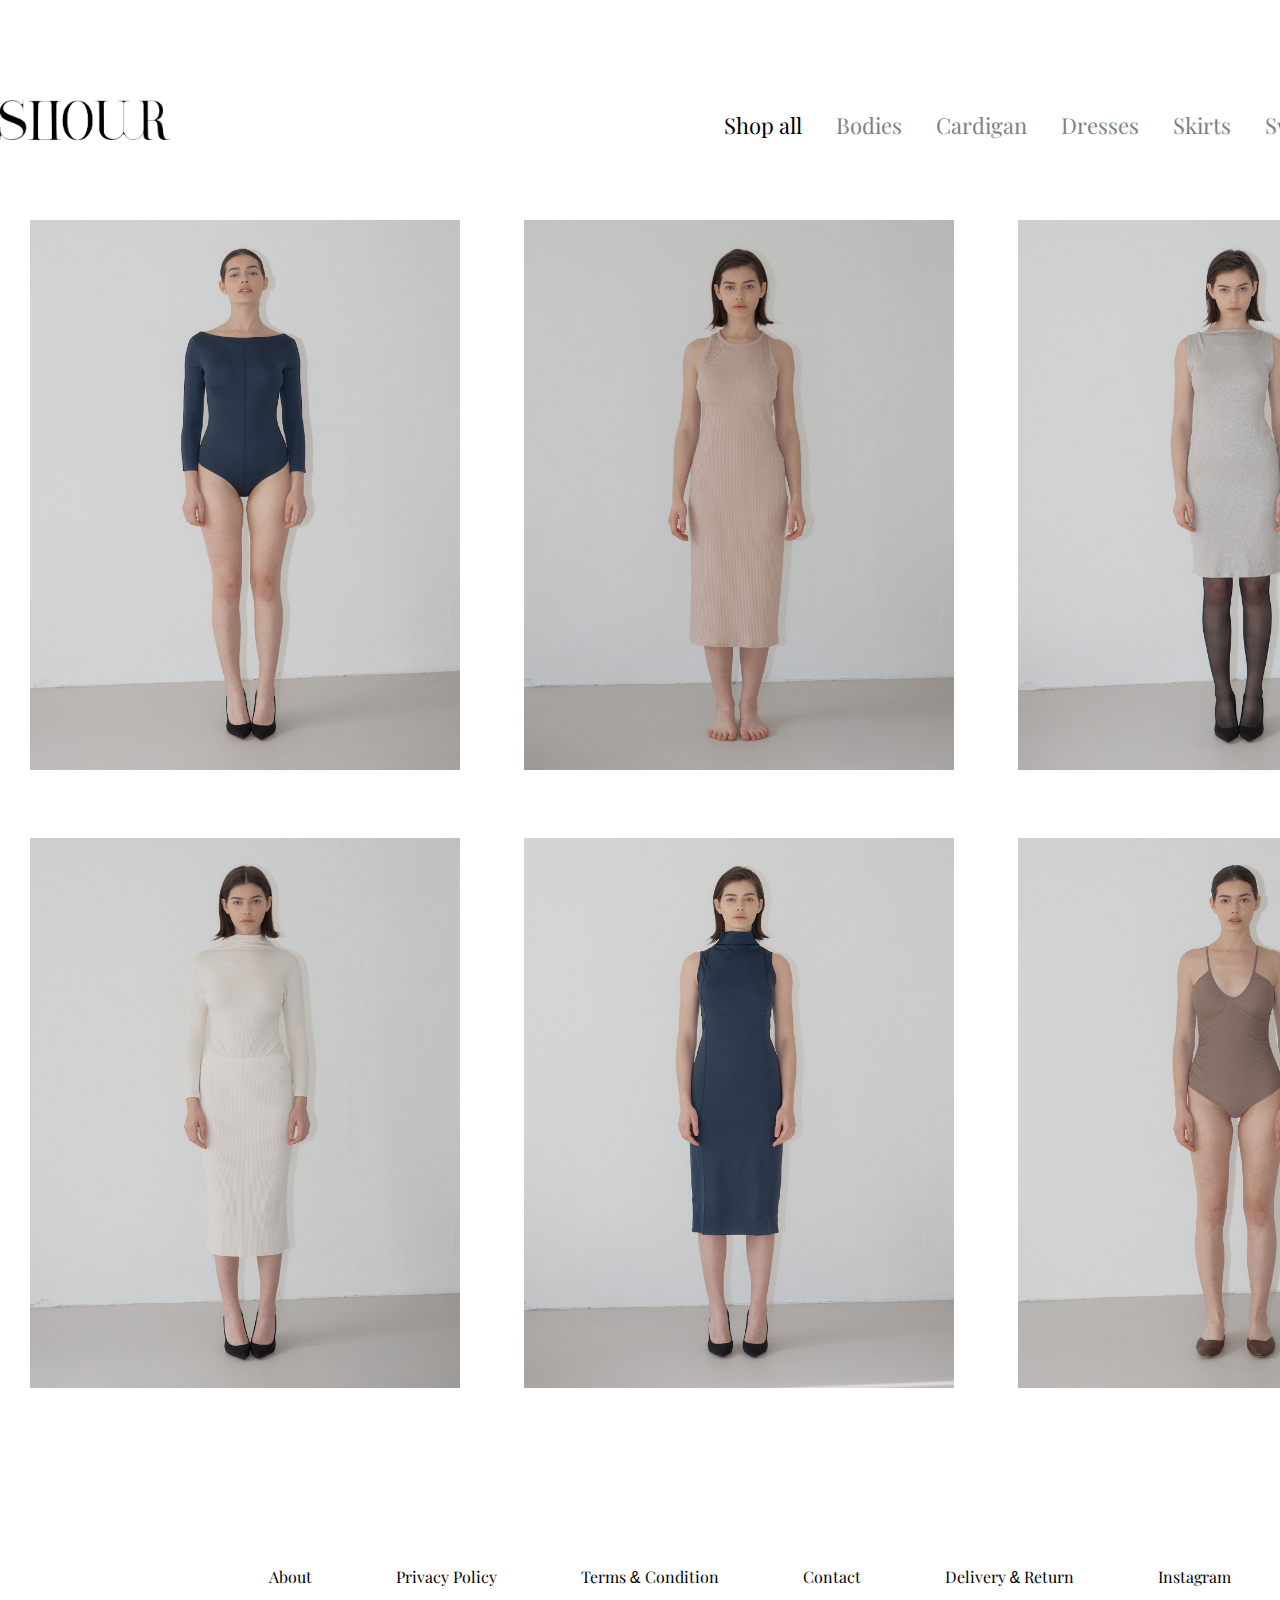
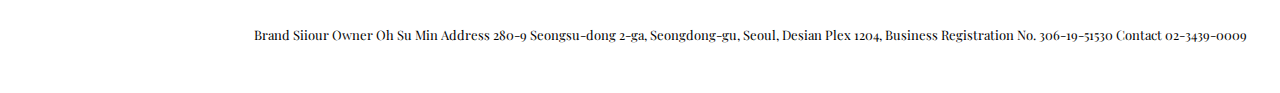
<file: list_shopall.html>
<!DOCTYPE html>
<html lang="ko">
<head>
    <meta charset="UTF-8">
    <link href="https://fonts.googleapis.com/css2?family=Playfair+Display:wght@600&display=swap" rel="stylesheet">
    <link rel="stylesheet" href="head_foot.css">
    <title>List</title>
    <style>
        .List{
            position: relative;
            width: 1500px;
            margin:50px auto 100px;
            padding:0;
            overflow: hidden;
        }
        .List img{
            width: 430px;
            height: 550px;
        }
        .List ul{
            width: 1500px;
        }
        .List li{
            display: inline-block;
            margin: 30px;
            overflow: hidden;
            position: relative;
        }
        .List .caption{
            position: absolute;
            top: 550px;
            width: 430px;
            height: 550px;
            padding-top: 50px;
            background: rgba(88,85,85, 0.651);
            opacity: 0; /*불투명도*/
            transition: all 0.4s ease-in-out;
            z-index: 3000;
        }
        .List li:hover .caption{
            opacity: 1;
            transform: translateY(-250px);
        }
        .List .caption h3{
            color: white;
            text-align: center;
        }
        .List .caption p{
            color: white;
            text-align: center;
            font-size: 14px;
            margin-top: 10px;
        }
        .caption{
            position: absolute;
        }
    </style>
</head>
<body>
    <header>
        <div class="logo">
            <a href="index.html">
            <img src="img/SIIOUR.jpg" alt="logo">
            </a>
        </div>
        <nav>
            <ul>
                <li>
                    <a href="list_shopall.html" class="menu">Shop all</a>
                </li>
                <li>
                    <a href="list_bodies.html">Bodies</a>
                </li>
                <li>
                    <a href="list_cardigan.html">Cardigan</a>
                </li>
                <li>
                    <a href="list_dresses.html">Dresses</a>
                </li>
                <li>
                    <a href="list_skirts.html">Skirts</a>
                </li>
                <li>
                    <a href="list_swimwear.html">Swimwear</a>
                </li>
                <li>
                    <a href="list_account.html">Account</a>
                </li>

            </ul>
        </nav>
    </header>

    <div class="List">
        <ul>
            <li>
                <a href="view.html">
                <img src="img/best1.png">
                <div class="caption">
                    <h3>Ballet Bodysuit</h3>
                       <p>price: KRW 198,000</p> 
                </div>
                </a>
            </li>
            <li>
                <a href="view.html">
                <img src="img/Tank_dress.png">
                <div class="caption">
                    <h3>Tank dress</h3>
                       <p>price: KRW 245,000</p>
                </div>
                </a>
            </li>
            <li>
                <a href="view.html">
                <img src="img/best3.png">
                <div class="caption">
                    <h3>Viscose Brigitte dress</h3>
                       <p>price: KRW 251,000</p>
                </div>
                </a>
            </li>
            <li>
                <a href="view.html">
                <img src="img/Cotton_Dalston_Skirt.png">
                <div class="caption">
                    <h3>Cotton Dalston Skirt</h3>
                       <p>price: KRW 135,000</p>
                </div>
                </a>
            </li>
            <li>
                <a href="view.html">
                <img src="img/Fatale_dress.png">
                <div class="caption">
                    <h3>Fatale dress</h3>
                    <p>price: KRW 302,000</p>
                </div>
                </a>
            </li>
            <li>
                <a href="view.html">
                <img src="img/Swimwear.png">
                <div class="caption">
                    <h3>Proprio Swimsuit (Vintage brown)</h3>
                    <p>KRW 180,000</p>
                </div>
                </a>
            </li>
        </ul>
    </div>

    <footer>
        <div class="bottom">
            <ul>
                <li>
                    <a href="#">About</a>
                </li>
                <li>
                    <a href="#"> Privacy Policy </a>
                </li>
                <li>
                    <a href="#"> Terms <span>&</span> Condition </a>
                </li>
                <li>
                    <a href="#"> Contact </a>
                </li>
                <li>
                    <a href="#"> Delivery <span>&</span> Return </a>
                </li>
                <li>
                    <a href="#"> Instagram </a>
                </li>
            </ul>
        </div>
        <p>Brand Siiour Owner Oh Su Min Address 280-9 Seongsu-dong 2-ga, Seongdong-gu, Seoul, Desian Plex 1204, Business Registration No. 306-19-51530 Contact 02-3439-0009</p>
    </footer>
    </footer>
</body>
</html>
</file>
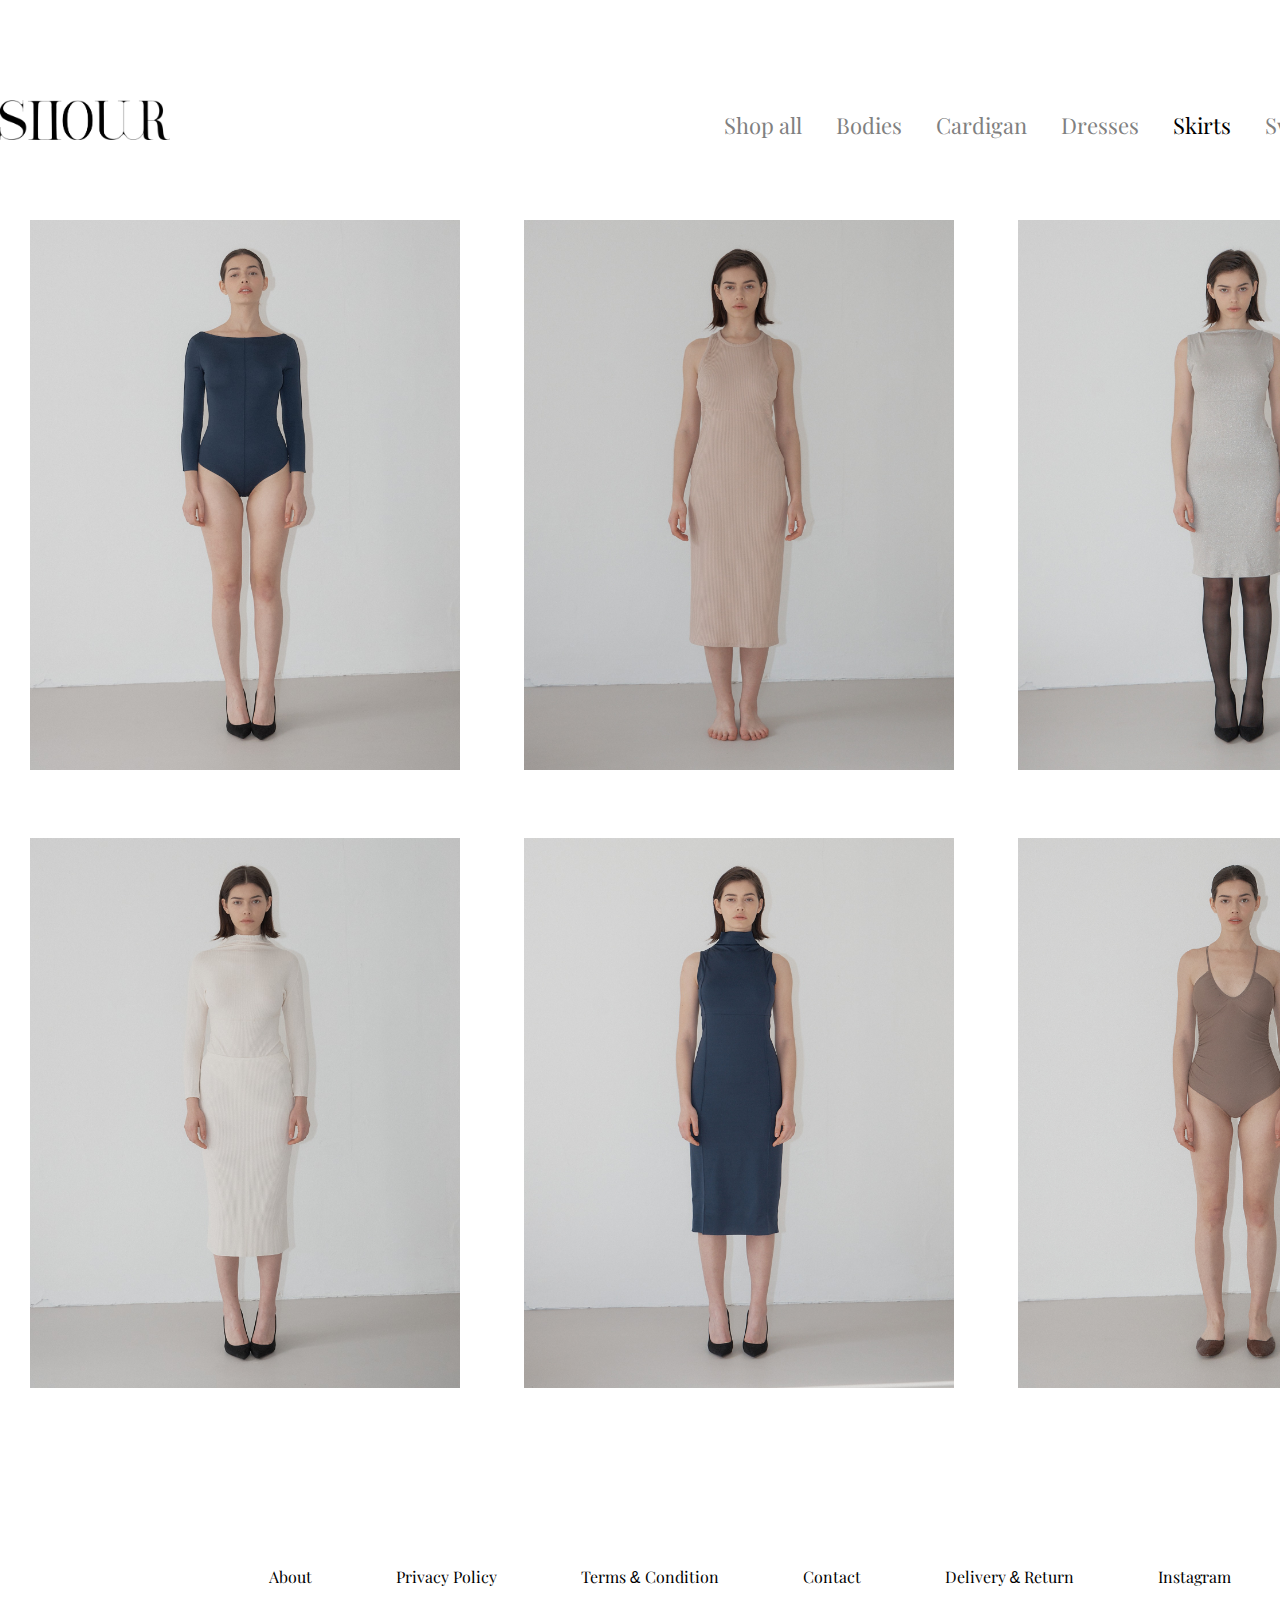
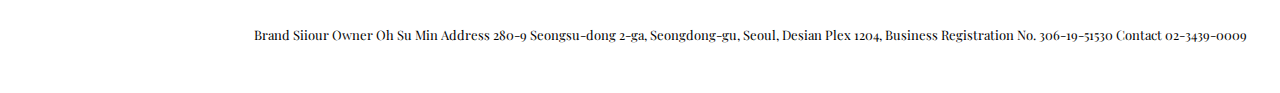
<file: list_skirts.html>
<!DOCTYPE html>
<html lang="ko">
<head>
    <meta charset="UTF-8">
    <link href="https://fonts.googleapis.com/css2?family=Playfair+Display:wght@600&display=swap" rel="stylesheet">
    <link rel="stylesheet" href="head_foot.css">
    <title>List</title>
    <style>
        .List{
            position: relative;
            width: 1500px;
            margin:50px auto 100px;
            padding:0;
            overflow: hidden;
        }
        .List img{
            width: 430px;
            height: 550px;
        }
        .List ul{
            width: 1500px;
        }
        .List li{
            display: inline-block;
            margin: 30px;
            overflow: hidden;
            position: relative;
        }
        .List .caption{
            position: absolute;
            top: 550px;
            width: 430px;
            height: 550px;
            padding-top: 50px;
            background: rgba(88,85,85, 0.651);
            opacity: 0; /*불투명도*/
            transition: all 0.4s ease-in-out;
            z-index: 3000;
        }
        .List li:hover .caption{
            opacity: 1;
            transform: translateY(-250px);
        }
        .List .caption h3{
            color: white;
            text-align: center;
        }
        .List .caption p{
            color: white;
            text-align: center;
            font-size: 14px;
            margin-top: 10px;
        }
        .caption{
            position: absolute;
        }
    </style>
</head>
<body>
    <header>
        <div class="logo">
            <a href="index.html">
            <img src="img/SIIOUR.jpg" alt="logo">
            </a>
        </div>
        <nav>
            <ul>
                <li>
                    <a href="list_shopall.html">Shop all</a>
                </li>
                <li>
                    <a href="list_bodies.html">Bodies</a>
                </li>
                <li>
                    <a href="list_cardigan.html">Cardigan</a>
                </li>
                <li>
                    <a href="list_dresses.html">Dresses</a>
                </li>
                <li>
                    <a href="list_skirts.html" class="menu">Skirts</a>
                </li>
                <li>
                    <a href="list_swimwear.html">Swimwear</a>
                </li>
                <li>
                    <a href="list_account.html">Account</a>
                </li>

            </ul>
        </nav>
    </header>

    <div class="List">
        <ul>
            <li>
                <a href="view.html">
                <img src="img/best1.png">
                <div class="caption">
                    <h3>Ballet Bodysuit</h3>
                       <p>price: KRW 198,000</p> 
                </div>
                </a>
            </li>
            <li>
                <a href="view.html">
                <img src="img/Tank_dress.png">
                <div class="caption">
                    <h3>Tank dress</h3>
                       <p>price: KRW 245,000</p>
                </div>
                </a>
            </li>
            <li>
                <a href="view.html">
                <img src="img/best3.png">
                <div class="caption">
                    <h3>Viscose Brigitte dress</h3>
                       <p>price: KRW 251,000</p>
                </div>
                </a>
            </li>
            <li>
                <a href="view.html">
                <img src="img/Cotton_Dalston_Skirt.png">
                <div class="caption">
                    <h3>Cotton Dalston Skirt</h3>
                       <p>price: KRW 135,000</p>
                </div>
                </a>
            </li>
            <li>
                <a href="view.html">
                <img src="img/Fatale_dress.png">
                <div class="caption">
                    <h3>Fatale dress</h3>
                    <p>price: KRW 302,000</p>
                </div>
                </a>
            </li>
            <li>
                <a href="view.html">
                <img src="img/Swimwear.png">
                <div class="caption">
                    <h3>Proprio Swimsuit (Vintage brown)</h3>
                    <p>KRW 180,000</p>
                </div>
                </a>
            </li>
        </ul>
    </div>

    <footer>
        <div class="bottom">
            <ul>
                <li>
                    <a href="#">About</a>
                </li>
                <li>
                    <a href="#"> Privacy Policy </a>
                </li>
                <li>
                    <a href="#"> Terms <span>&</span> Condition </a>
                </li>
                <li>
                    <a href="#"> Contact </a>
                </li>
                <li>
                    <a href="#"> Delivery <span>&</span> Return </a>
                </li>
                <li>
                    <a href="#"> Instagram </a>
                </li>
            </ul>
        </div>
        <p>Brand Siiour Owner Oh Su Min Address 280-9 Seongsu-dong 2-ga, Seongdong-gu, Seoul, Desian Plex 1204, Business Registration No. 306-19-51530 Contact 02-3439-0009</p>
    </footer>
    </footer>
</body>
</html>
</file>
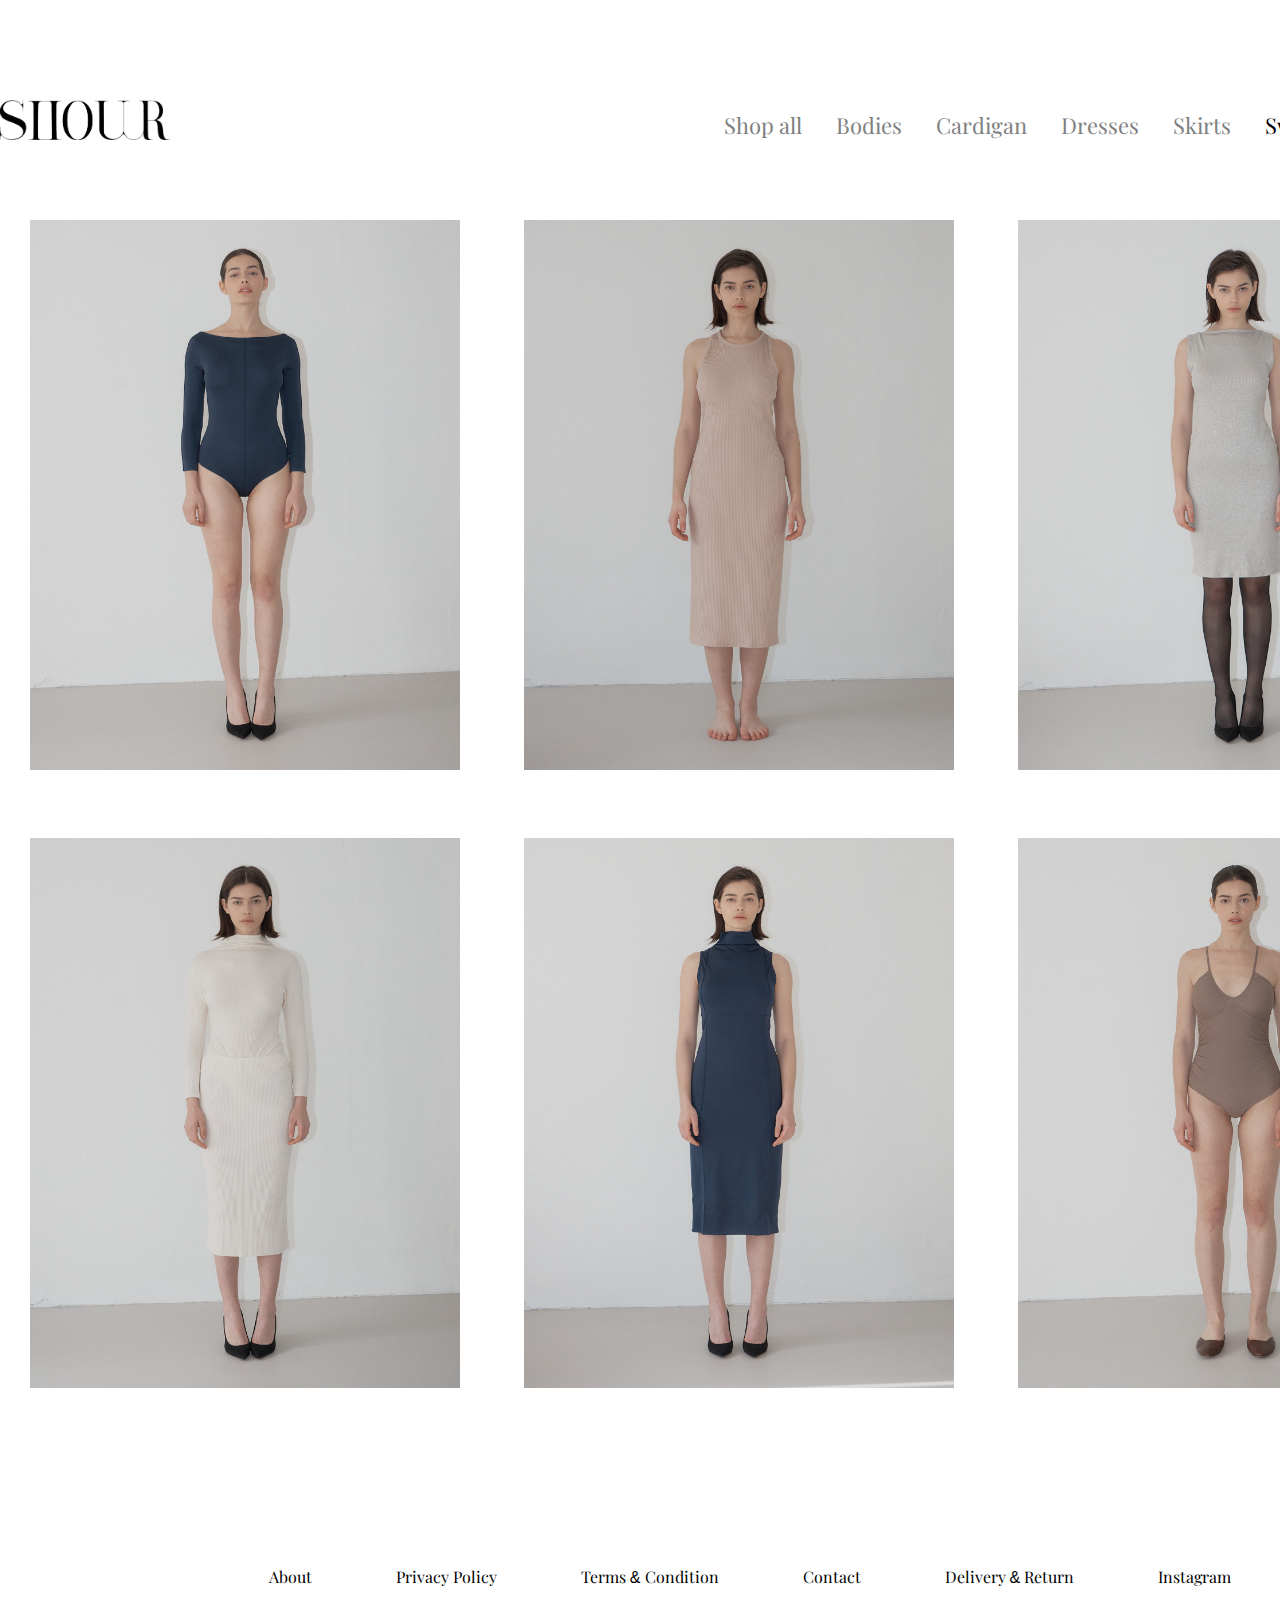
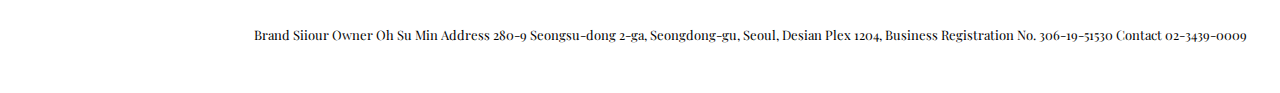
<file: list_swimwear.html>
<!DOCTYPE html>
<html lang="ko">
<head>
    <meta charset="UTF-8">
    <link href="https://fonts.googleapis.com/css2?family=Playfair+Display:wght@600&display=swap" rel="stylesheet">
    <link rel="stylesheet" href="head_foot.css">
    <title>List</title>
    <style>
        .List{
            position: relative;
            width: 1500px;
            margin:50px auto 100px;
            padding:0;
            overflow: hidden;
        }
        .List img{
            width: 430px;
            height: 550px;
        }
        .List ul{
            width: 1500px;
        }
        .List li{
            display: inline-block;
            margin: 30px;
            overflow: hidden;
            position: relative;
        }
        .List .caption{
            position: absolute;
            top: 550px;
            width: 430px;
            height: 550px;
            padding-top: 50px;
            background: rgba(88,85,85, 0.651);
            opacity: 0; /*불투명도*/
            transition: all 0.4s ease-in-out;
            z-index: 3000;
        }
        .List li:hover .caption{
            opacity: 1;
            transform: translateY(-250px);
        }
        .List .caption h3{
            color: white;
            text-align: center;
        }
        .List .caption p{
            color: white;
            text-align: center;
            font-size: 14px;
            margin-top: 10px;
        }
        .caption{
            position: absolute;
        }
    </style>
</head>
<body>
    <header>
        <div class="logo">
            <a href="index.html">
            <img src="img/SIIOUR.jpg" alt="logo">
            </a>
        </div>
        <nav>
            <ul>
                <li>
                    <a href="list_shopall.html">Shop all</a>
                </li>
                <li>
                    <a href="list_bodies.html">Bodies</a>
                </li>
                <li>
                    <a href="list_cardigan.html">Cardigan</a>
                </li>
                <li>
                    <a href="list_dresses.html">Dresses</a>
                </li>
                <li>
                    <a href="list_skirts.html">Skirts</a>
                </li>
                <li>
                    <a href="list_swimwear.html" class="menu">Swimwear</a>
                </li>
                <li>
                    <a href="list_account.html">Account</a>
                </li>

            </ul>
        </nav>
    </header>

    <div class="List">
        <ul>
            <li>
                <a href="view.html">
                <img src="img/best1.png">
                <div class="caption">
                    <h3>Ballet Bodysuit</h3>
                       <p>price: KRW 198,000</p> 
                </div>
                </a>
            </li>
            <li>
                <a href="view.html">
                <img src="img/Tank_dress.png">
                <div class="caption">
                    <h3>Tank dress</h3>
                       <p>price: KRW 245,000</p>
                </div>
                </a>
            </li>
            <li>
                <a href="view.html">
                <img src="img/best3.png">
                <div class="caption">
                    <h3>Viscose Brigitte dress</h3>
                       <p>price: KRW 251,000</p>
                </div>
                </a>
            </li>
            <li>
                <a href="view.html">
                <img src="img/Cotton_Dalston_Skirt.png">
                <div class="caption">
                    <h3>Cotton Dalston Skirt</h3>
                       <p>price: KRW 135,000</p>
                </div>
                </a>
            </li>
            <li>
                <a href="view.html">
                <img src="img/Fatale_dress.png">
                <div class="caption">
                    <h3>Fatale dress</h3>
                    <p>price: KRW 302,000</p>
                </div>
                </a>
            </li>
            <li>
                <a href="view.html">
                <img src="img/Swimwear.png">
                <div class="caption">
                    <h3>Proprio Swimsuit (Vintage brown)</h3>
                    <p>KRW 180,000</p>
                </div>
                </a>
            </li>
        </ul>
    </div>

    <footer>
        <div class="bottom">
            <ul>
                <li>
                    <a href="#">About</a>
                </li>
                <li>
                    <a href="#"> Privacy Policy </a>
                </li>
                <li>
                    <a href="#"> Terms <span>&</span> Condition </a>
                </li>
                <li>
                    <a href="#"> Contact </a>
                </li>
                <li>
                    <a href="#"> Delivery <span>&</span> Return </a>
                </li>
                <li>
                    <a href="#"> Instagram </a>
                </li>
            </ul>
        </div>
        <p>Brand Siiour Owner Oh Su Min Address 280-9 Seongsu-dong 2-ga, Seongdong-gu, Seoul, Desian Plex 1204, Business Registration No. 306-19-51530 Contact 02-3439-0009</p>
    </footer>
    </footer>
</body>
</html>
</file>
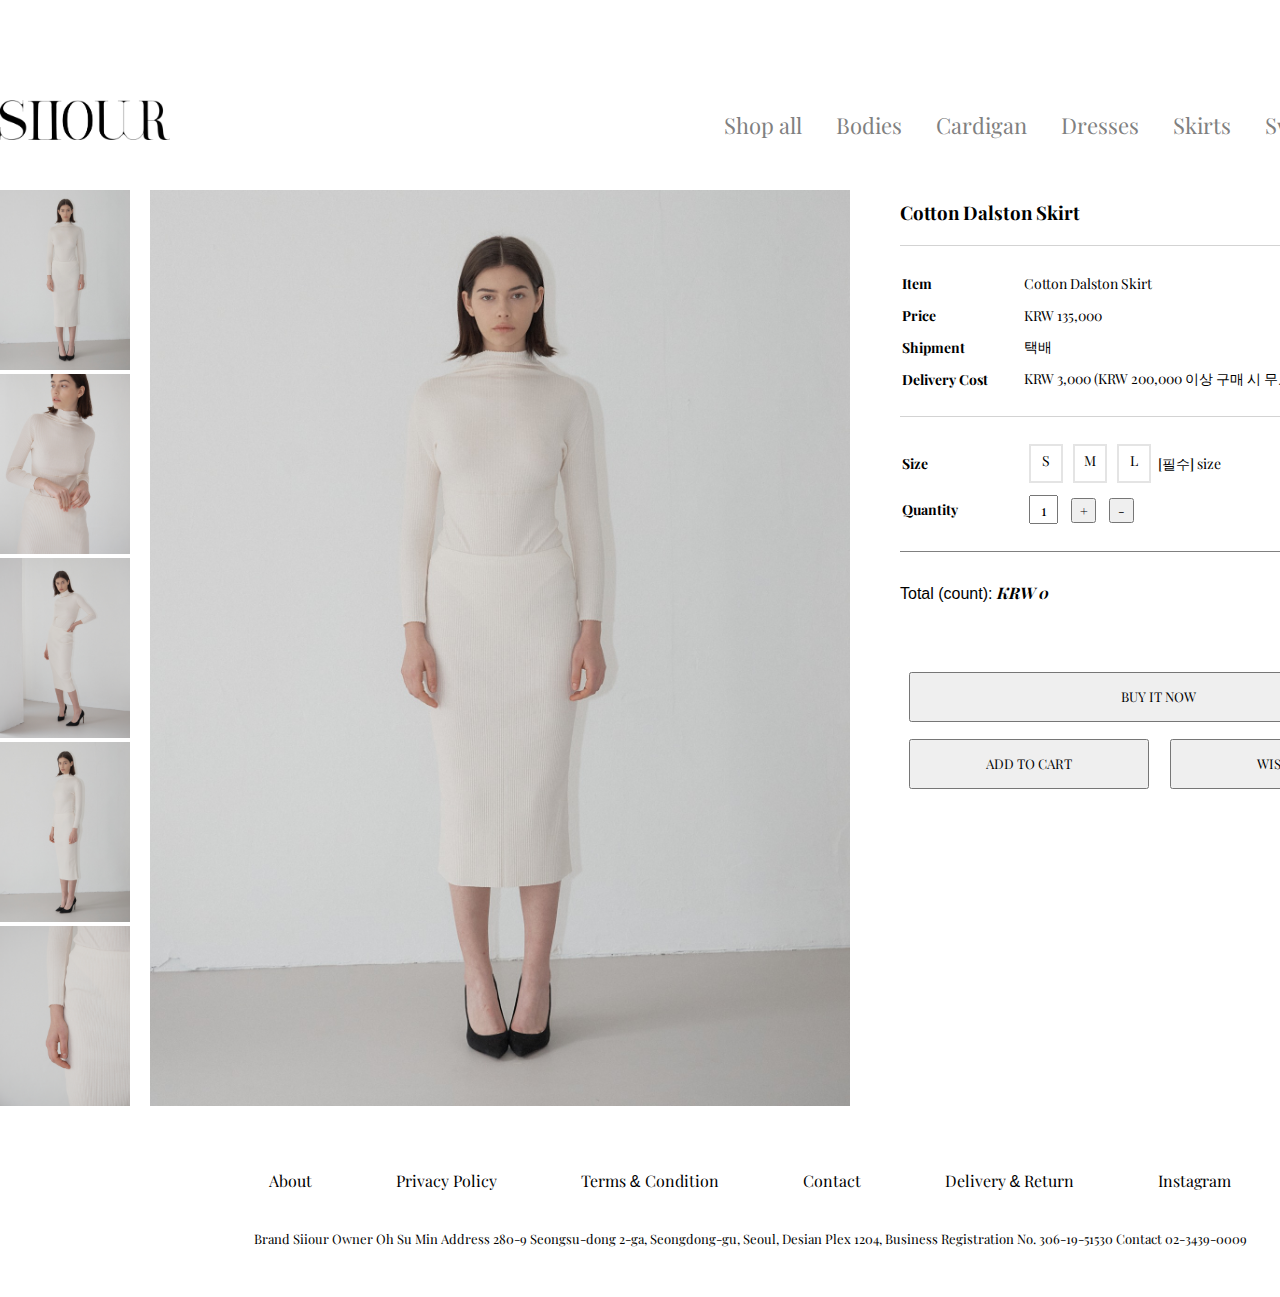
<file: view.html>
<!DOCTYPE html>
<html lang="ko">
<head>
    <meta charset="UTF-8">
    <script src="https://code.jquery.com/jquery-3.3.1.min.js"></script>
    <link href="https://fonts.googleapis.com/css2?family=Playfair+Display:wght@600&display=swap" rel="stylesheet">
    <link rel="stylesheet" href="head_foot.css">
    <title>View</title>
    <style>
        .view{
            width: 1500px;
            margin: 0 auto;
            position: relative;
        }
        .view ul{
            width: 130px;
            margin: 50px 20px 20px 0;
            float: left;
        }
        .view img{
            width: 130px;
            height: 180px;
        }
        .main_img{
            float: left;
            margin-top: 40px;
            width: 700px!important; /*!important : 기존에 설정해뒀던 값을 무시하고 쓰겠다는 뜻, 위의 view img 값을 무시.*/
            height: 916.4px!important;
            margin-right: 50px;
        }
        .view_nav{
            width: 510px;
            float: left;
            margin-top: 50px;
            
            
            
        }
        .view::after{
            clear: both;
        }
        .product_name h3{
            margin-bottom:20px;
           
        }
        .product_info1{
            width: 500px;
            border-top: 1px solid lightgray;
            border-bottom: 1px solid lightgray;
            padding: 20px 0;
            
        }
        .product_info2{
            
            padding: 20px 0;
        }
        tr{
            text-align: left;
        }
        th{
            width: 120px;
            height: 30px;
            font-size: 14px;
        }
        td{
            font-size: 14px;
        }
        .select div{
            float: left; /*일렬로 정렬해주기 위해 왼쪽정렬*/
            width: 30px;
            height: 30px;
            margin: 5px;
            border: 2px solid rgb(228,228,228);
            text-align: center;
            cursor: pointer;
            padding-top: 5px;
        }
        .size{
            clear: both;
        }
        .on{
            border: 2px solid black !important;
        }
        .totalprice{
            width: 500px;
            border-top : 1px solid grey;
            padding: 10px 0;
        }
        .totalprice li{
            margin-top: 20px;
        }
        .payment{
            width: 600px;
        }
        .payment ul{
            width: 100%;
        }
        .payment li{
            display: inline-block;
            text-align: center;
            margin: 8.5px;
        }
        
          
    </style>
</head>
<body>
    <header>
        <div class="logo">
            <a href="index.html">
            <img src="img/SIIOUR.jpg" alt="logo">
            </a>
        </div>
        <nav>
            <ul>
                <li>
                    <a href="list_shopall.html">Shop all</a>
                </li>
                <li>
                    <a href="list_bodies.html">Bodies</a>
                </li>
                <li>
                    <a href="list_cardigan.html">Cardigan</a>
                </li>
                <li>
                    <a href="list_dresses.html">Dresses</a>
                </li>
                <li>
                    <a href="list_skirts.html">Skirts</a>
                </li>
                <li>
                    <a href="list_swimwear.html">Swimwear</a>
                </li>
                <li>
                    <a href="list_account.html">Account</a>
                </li>

            </ul>
        </nav>
    </header>

    <div class="view">
        <ul id="mini">
            <li>
                <img src="img/Cotton_Dalston_Skirt.png">
            </li>
            <li>
                <img src="img/view_1.png">
            </li>
            <li>
                <img src="img/view_2.png">
            </li>
            <li>
                <img src="img/view_3.png">
            </li>
            <li>
                <img src="img/view_4.png">
            </li>
        </ul>

        <img src="img/Cotton_Dalston_Skirt.png" class="main_img">

        <div class="view_nav">
            <div class="product_name">
                <h3>Cotton Dalston Skirt</h3>
            </div>
            <table class="product_info1">
                
                    <tr>
                        <th>
                            Item
                        </th>
                        <td>
                            Cotton Dalston Skirt
                        </td>
                    </tr>
                    <tr>
                        <th>
                            Price
                        </th>
                        <td>
                            KRW 135,000
                        </td>
                    </tr>
                    <tr>
                        <th>
                            Shipment
                        </th>
                        <td>
                            택배
                        </td>
                    </tr>
                    <tr>
                        <th>
                            Delivery Cost
                        </th>
                        <td>
                            KRW 3,000 (KRW 200,000 이상 구매 시 무료)
                        </td>
                    </tr>
                
            </table>

            <table class="product_info2">
                
                    <tr>
                        <th>
                            Size
                        </th>
                        <td>
                            <div class="select">
                                <div id="s">S</div>
                                <div id="m">M</div>
                                <div id="l">L</div>
                            </div>
                         </td>
                        <td>
                            <div class="size">
                                [필수] size
                               </div>
                        </td>
                    </tr>
                    <tr>
                        <th>
                            Quantity
                        </th>
                        <td>
                            <div>
                                <input class="qty" value="1" type="text" style="width: 25px; height: 25px; margin: 5px; text-align: center; font-size: 15px;" >
                                <button class="btn_up" style="width: 25px; height: 25px; margin: 5px;">+</button>
                                <button class="btn_down" style="width: 25px; height: 25px; margin: 5px;">-</button>
                            </div>
                        </td>
                    </tr>
                
            </table>

            <div class="totalprice">
                <li>
                <span>
                    Total (count): 
                    <span class ="total">
                        <strong>
                            <em class="price">KRW 0</em>
                        </strong>
                    </span>
                </span>
                </li>
            </div>

            <div class ="payment">
                        <ul>
                            <li>
                                <button type="submit" style="width: 500px; height: 50px;">BUY IT NOW</button>
                            </li>
                            <li>
                                <button type="submit" style="width: 240px; height: 50px;">ADD TO CART</button>
                            </li>
                            <li>
                                <button type="submit" style="width: 240px; height: 50px;">WISH LIST</button>
                            </li>
            </div>
        </div>
    </div>
    <footer>
        <div class="bottom">
            <ul>
                <li>
                    <a href="#">About</a>
                </li>
                <li>
                    <a href="#"> Privacy Policy </a>
                </li>
                <li>
                    <a href="#"> Terms <span>&</span> Condition </a>
                </li>
                <li>
                    <a href="#"> Contact </a>
                </li>
                <li>
                    <a href="#"> Delivery <span>&</span> Return </a>
                </li>
                <li>
                    <a href="https://www.instagram.com/accounts/login/?next=/siiourofficial/"> Instagram </a>
                </li>
            </ul>
        </div>
        <p>Brand Siiour Owner Oh Su Min Address 280-9 Seongsu-dong 2-ga, Seongdong-gu, Seoul, Desian Plex 1204, Business Registration No. 306-19-51530 Contact 02-3439-0009</p>
    </footer>
    <script>
        window.onload=function(){ /* jquery = $(document).ready(function(){})*/
                var smallimg = document.getElementById('mini');
                var big = document.getElementsByClassName('main_img')[0]; /*  */
                var image = smallimg.getElementsByTagName('img');

                for(var i=0; i<image.length; i++){
                    image[i].onmouseover=function() {
                        big.src=this.src
                    }
                }
              }
    </script>
    <script>
        var cf = false ;//if문을 사용하기 위해서 스위치를 만들어줌 (순서1)
        var a = 1 //들어갈 값 (0부터 시작)
        $(document).ready(function(){//제이쿼리 

            $("#s").click(function(){//S부분을 클릭했을 경우
                if(cf==false){//cf값이 false일때
                $("#s").addClass("on");//s부분에 on이라는 클래스 생성(디자인 적용)
                $(".size").text("[필수] S");//size적히는 부분에 어떤 사이즈인지 텍스트 변경
                cf = true;//cf를 true값으로 변경함으로 else값이 먹히게 해줌
                }
                else{//cf가 true라면
                    $(".select>div").removeClass("on");//현재 s,m,l에 있는 on이라는 클래스를 모두 제거
                    $(".size").text("[필수] Size");//텍스트도 다시 돌려놓음
                    cf = false;//cf를 다시 false로 돌려놓고 다시 선택할 수 있게 만들어줌
                }
                });
            
            $("#m").click(function(){
                if(cf==false){
                $("#m").addClass("on");
                $(".size").text("[필수] M");
                cf = true;
                }
                else{
                    $(".select>div").removeClass("on");
                    $(".size").text("[필수] Size");
                    cf = false;
                }
            });

            $("#l").click(function(){   
                if(cf==false){
                    $("#l").addClass("on");
                    $(".size").text("[필수] L");
                    cf=true;
                }
                else{
                    $(".select>div").removeClass("on");
                    $(".size").text("[필수] Size");
                    cf=false;
                }
            });

            $(".btn_up").click(function(){//증가라는 것을 클릭하면
                a++;//a 변수값 1증가
                $(".qty").val(a);//div 값에 a변수값을 출력(대입)
                $(".price").text("KRW " + 135000*a);
            });
            $(".btn_down").click(function(){//감소라는 것을 클릭했을때
                if(a<=0){//만약 a 의 값이 0보다 작거나 같을 경우
                alert("수량을 선택해 주세요.");//경고창을 띄움.
            }else{//아니면 감소가 가능하게 만들어줌
                a--;
                $(".qty").val(a);
                $(".price").text("KRW " + 135000*a);

            }
            });
        });
    </script>
</body>
</html>
</file>
<file: head_foot.css>
*{
            margin: 0;
            padding: 0;
            font-family: 'Playfair Display', serif;
        }
        span{
            font-family:'Apple SD Gothic Neo',arial,sans-serif;
        }
        a:link,a:visited,a{
            color: black;/*글씨색*/
            text-decoration: none;
        }
        ul,li{
            list-style: none;
        }
        body{
            min-width: 1500px;
            margin: 0 auto;
        }
        header{
            width: 1500px;
            height: 140px;
            margin: 0 auto;
        }
        .logo{
            width:170px;
            height: 40px;
            margin-top: 100px ;
            float: left; /*정렬:왼쪽*/
        }
        .logo img{
            width: 170px;
            height: 40px;
        }
        nav{
            height: 40px;
            margin-top: 110px;
            float: right;
        }
        nav ul{
            list-style: none;;
        }
        nav li{
            margin: 0 15px;
            display: inline-block;/*inline-block 크기지정이 가능한 정렬방식*/
        }
        nav a{
            font-size: 22px;
            color: grey !important;
        }
        .menu{
            color:black !important;
        }
       
        nav::after{
            clear: both;
        }
        
        footer{
            clear: both;
            text-align: center;
            margin: 70px 0 50px;
        }

        footer p{
            font-size: 13px;
        } 
        .bottom{
            min-width: 1200px;
            height: 100px;
            
        }
        .bottom li{
            display: inline-block;
            margin: 40px;
        }
</file>
